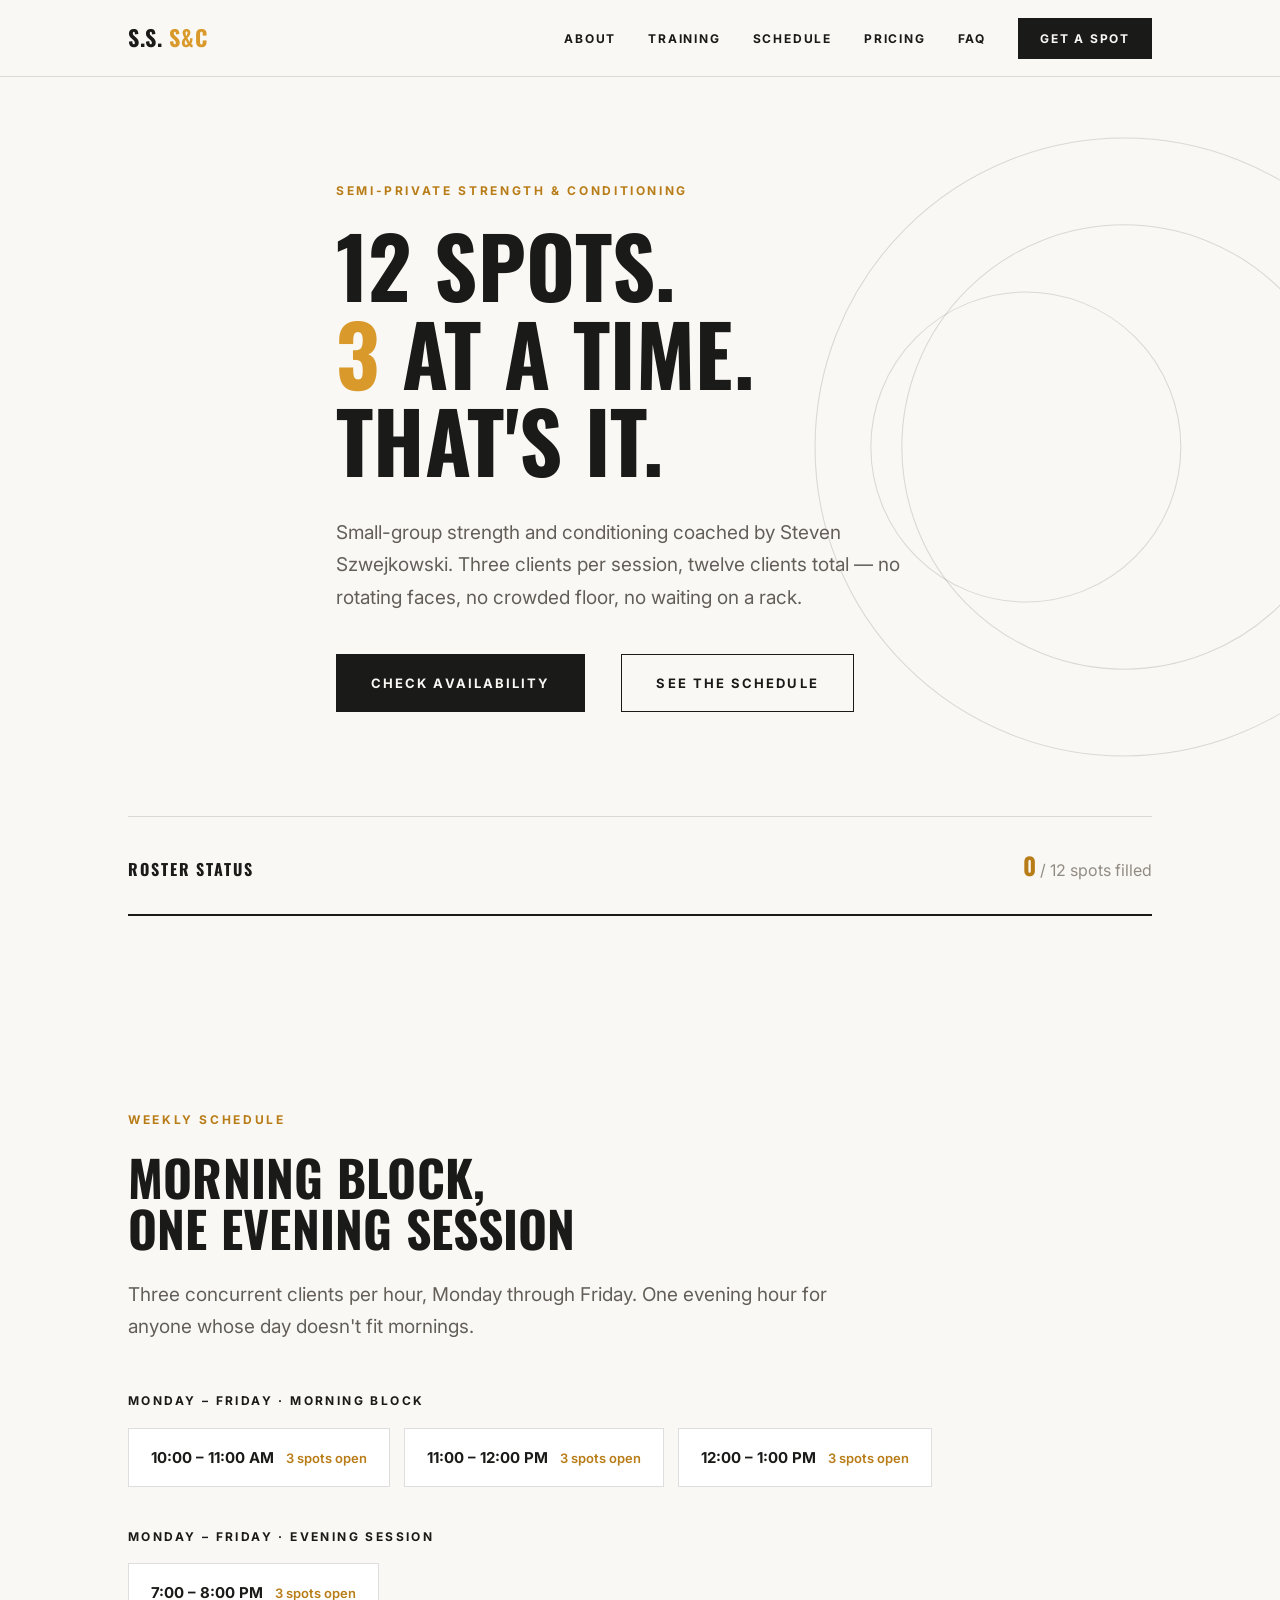
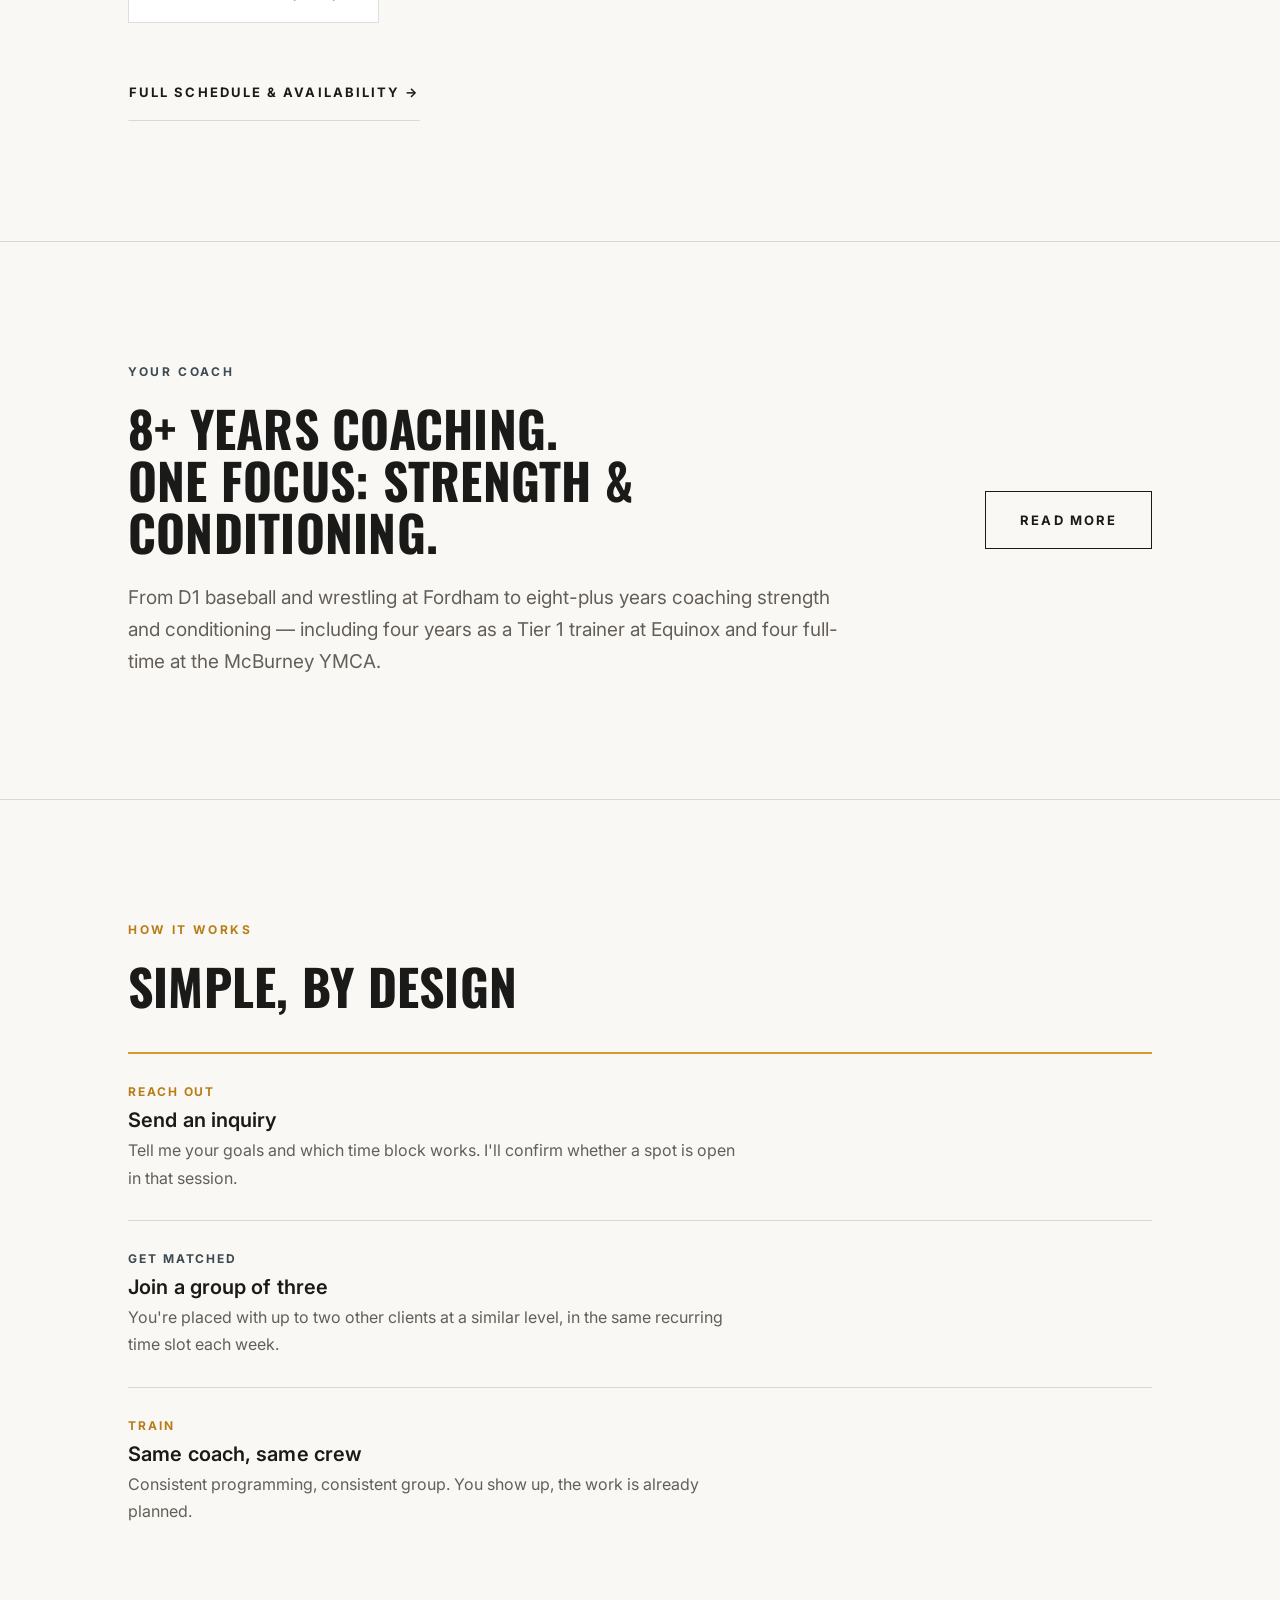
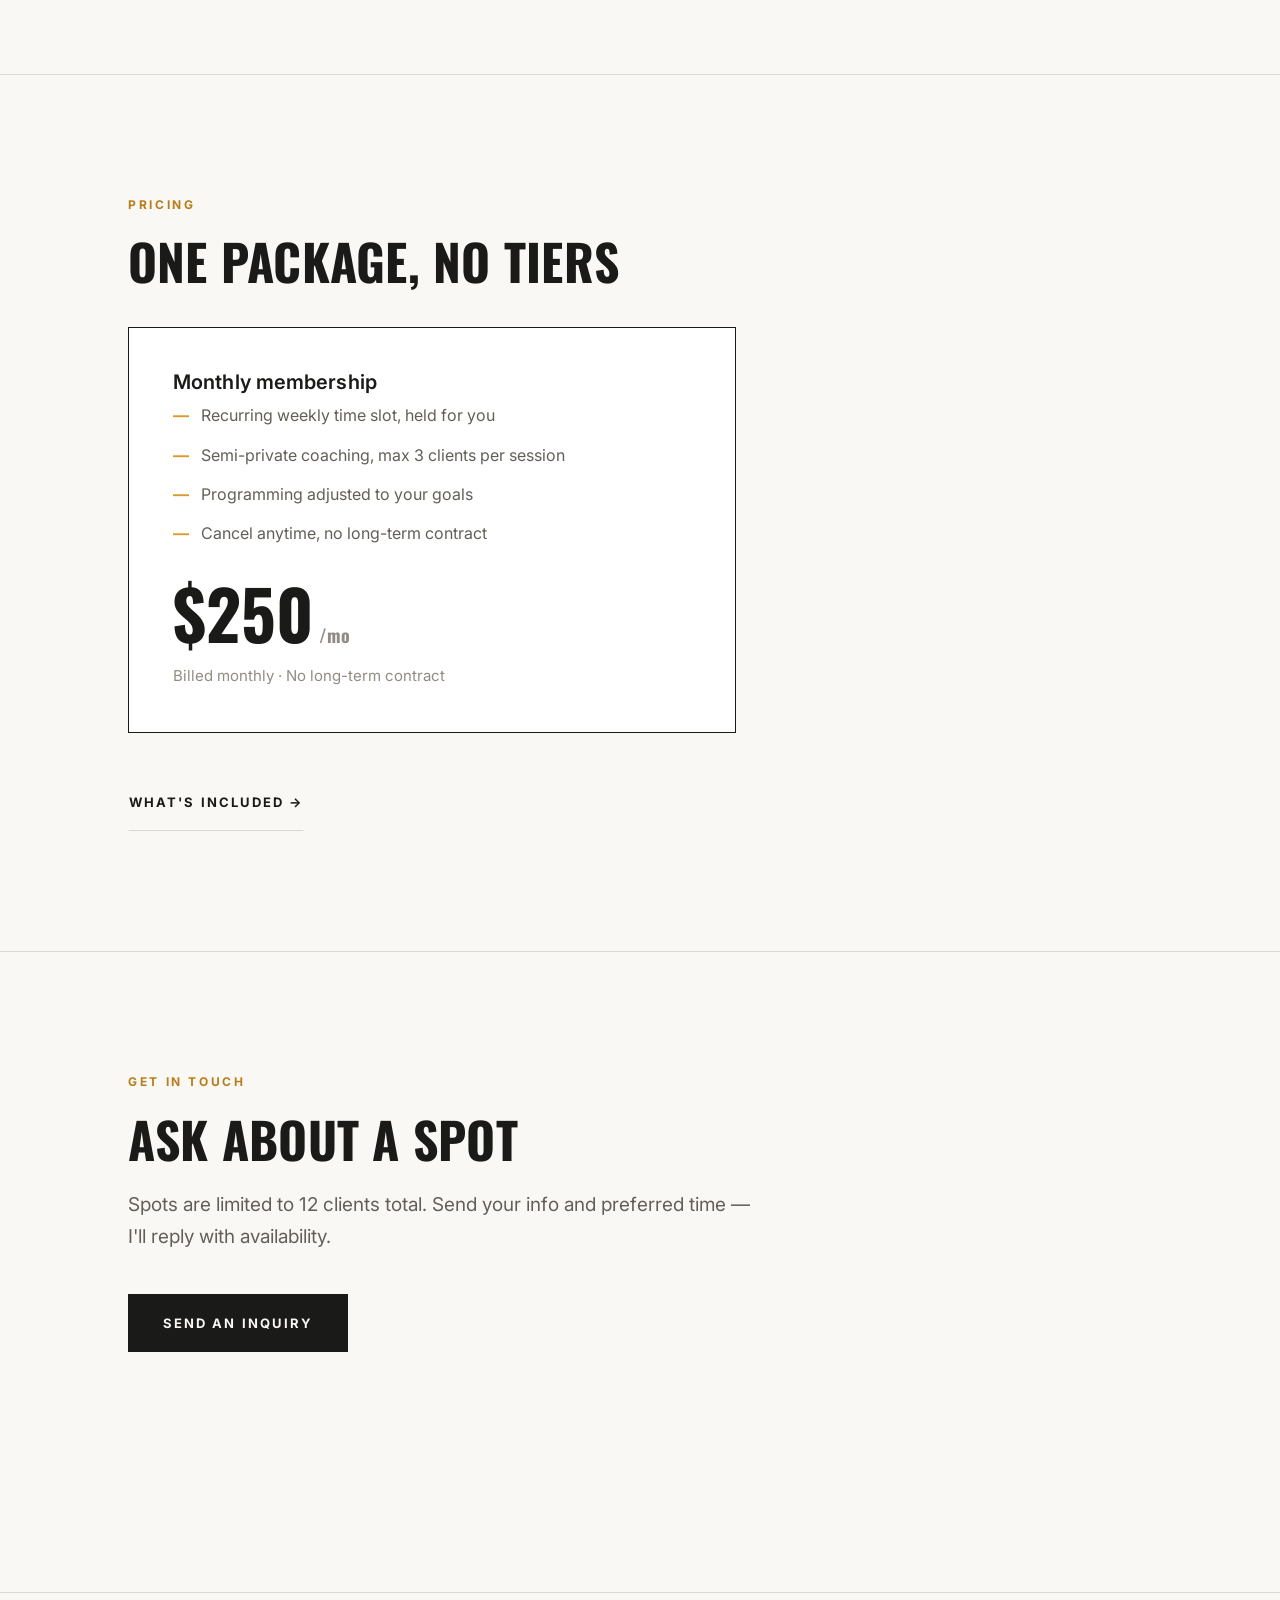
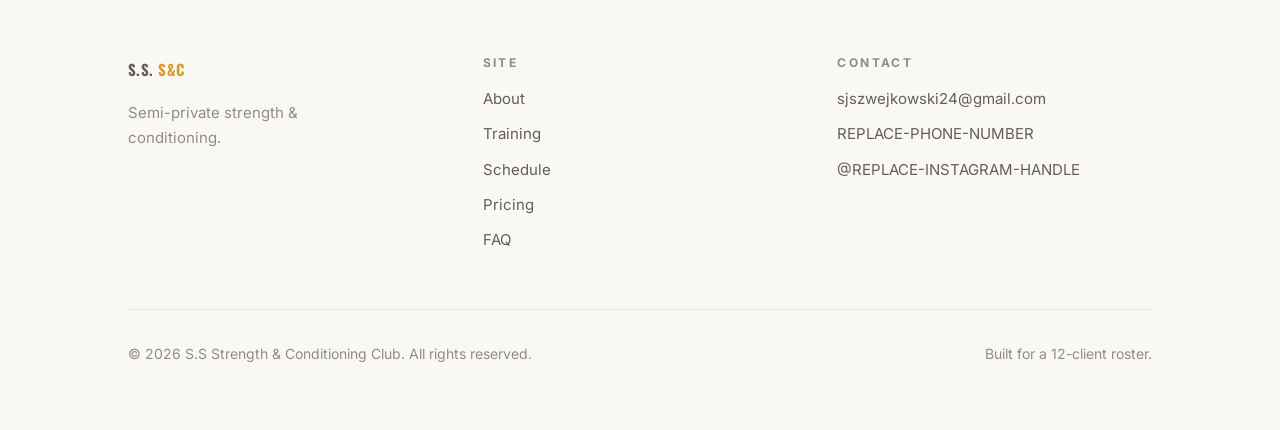
<file: index.html>
<!DOCTYPE html>
<html lang="en">
<head>
<meta charset="UTF-8">
<meta name="viewport" content="width=device-width, initial-scale=1">
<title>S.S Strength &amp; Conditioning Club — Semi-Private Coaching</title>
<meta name="description" content="Semi-private strength and conditioning coaching. Three clients per session, twelve clients total. Same coach, same crew, every week.">
<meta property="og:title" content="S.S Strength &amp; Conditioning Club — Semi-Private Coaching">
<meta property="og:description" content="Three clients per session, twelve clients total. No rotating faces, no crowded floor.">
<meta property="og:type" content="website">
<meta property="og:image" content="/assets/img/og-image.jpg">
<link rel="icon" href="/assets/img/favicon.ico">
<link rel="preconnect" href="https://fonts.googleapis.com">
<link rel="preconnect" href="https://fonts.gstatic.com" crossorigin>
<link href="https://fonts.googleapis.com/css2?family=Oswald:wght@500;700&family=Inter:wght@400;600;700&display=swap" rel="stylesheet">
<link rel="stylesheet" href="/css/styles.css">
<script>document.documentElement.classList.add('js');</script>

</head>
<body>

<a class="skip-link" href="#main">Skip to content</a>

<!-- ========================= HEADER ========================= -->
<header class="header">
  <div class="wrap header__inner">
    <a href="/index.html" class="logo" title="S.S Strength &amp; Conditioning Club">S.S.<span> S&amp;C</span></a>

    <nav class="nav" aria-label="Main">
      <ul class="nav__list">
        <li><a class="nav__link" href="/about.html">About</a></li>
        <li><a class="nav__link" href="/training.html">Training</a></li>
        <li><a class="nav__link" href="/schedule.html">Schedule</a></li>
        <li><a class="nav__link" href="/pricing.html">Pricing</a></li>
        <li><a class="nav__link" href="/faq.html">FAQ</a></li>
        <li><a class="nav__cta" href="/contact.html" data-roster-cta>Get a Spot</a></li>
      </ul>
    </nav>

    <button class="nav-toggle" aria-label="Open menu" aria-expanded="false" aria-controls="mobile-nav">
      <svg width="24" height="24" fill="none" stroke="currentColor" stroke-width="1.75" viewBox="0 0 24 24" aria-hidden="true">
        <path stroke-linecap="round" d="M3 6h18M3 12h18M3 18h18"/>
      </svg>
    </button>
  </div>

  <div class="mobile-nav" id="mobile-nav" hidden>
    <div class="wrap">
      <ul class="mobile-nav__list">
        <li><a href="/about.html">About</a></li>
        <li><a href="/training.html">Training</a></li>
        <li><a href="/schedule.html">Schedule</a></li>
        <li><a href="/pricing.html">Pricing</a></li>
        <li><a href="/faq.html">FAQ</a></li>
        <li><a href="/contact.html">Get a Spot</a></li>
      </ul>
    </div>
  </div>
</header>

<main id="main">

  <!-- ========================= HERO ========================= -->
  <section class="hero">
    <svg class="hero__deco" viewBox="0 0 600 600" fill="none" aria-hidden="true">
      <circle cx="300" cy="300" r="299" stroke="currentColor"/>
      <circle cx="300" cy="300" r="215" stroke="currentColor"/>
      <circle cx="205" cy="300" r="150" stroke="currentColor"/>
    </svg>

    <div class="wrap hero__inner reveal">
      <span class="eyebrow">Semi-Private Strength &amp; Conditioning</span>
      <h1>
        <span data-roster-total>12</span> Spots.<br>
        <span class="text-amber">3</span> At A Time.<br>
        That's It.
      </h1>
      <p class="lede">
        Small-group strength and conditioning coached by Steven Szwejkowski.
        Three clients per session, twelve clients total — no rotating faces, no crowded floor,
        no waiting on a rack.
      </p>
      <div class="btn-row">
        <a class="btn btn--solid" href="/contact.html" data-roster-cta>Check Availability</a>
        <a class="btn btn--outline" href="/schedule.html">See the Schedule</a>
      </div>
    </div>
  </section>

  <!-- ========================= ROSTER STATUS ========================= -->
  <section class="wrap section--tight" style="padding-top:0">
    <div class="statbar reveal">
      <span class="statbar__label">Roster Status</span>
      <span class="statbar__value" data-roster>7 / 12 spots filled</span>
    </div>
  </section>

  <!-- ========================= SCHEDULE PREVIEW ========================= -->
  <section class="wrap section">
    <div class="reveal">
      <span class="eyebrow">Weekly Schedule</span>
      <h2>Morning Block,<br>One Evening Session</h2>
      <p class="lede">
        Three concurrent clients per hour, Monday through Friday. One evening hour
        for anyone whose day doesn't fit mornings.
      </p>
    </div>

    <div data-schedule style="margin-top:3rem" class="reveal"></div>

    <div class="btn-row">
      <a class="btn btn--ghost" href="/schedule.html">Full schedule &amp; availability →</a>
    </div>
  </section>

  <hr class="rule">

  <!-- ========================= COACH TEASER ========================= -->
  <section class="wrap section">
    <div class="split reveal">
      <div>
        <span class="eyebrow eyebrow--slate">Your Coach</span>
        <h2>8+ Years Coaching.<br>One Focus: Strength &amp; Conditioning.</h2>
        <p class="lede">
          From D1 baseball and wrestling at Fordham to eight-plus years coaching strength
          and conditioning — including four years as a Tier 1 trainer at Equinox and four
          full-time at the McBurney YMCA.
        </p>
      </div>
      <a class="btn btn--outline" href="/about.html">Read More</a>
    </div>
  </section>

  <hr class="rule">

  <!-- ========================= HOW IT WORKS ========================= -->
  <section class="wrap section">
    <div class="reveal">
      <span class="eyebrow">How It Works</span>
      <h2>Simple, By Design</h2>
    </div>

    <div class="steps reveal" style="margin-top:2.5rem">
      <div class="step">
        <p class="step__tag">Reach out</p>
        <h3>Send an inquiry</h3>
        <p>Tell me your goals and which time block works. I'll confirm whether a spot is open in that session.</p>
      </div>
      <div class="step">
        <p class="step__tag">Get matched</p>
        <h3>Join a group of three</h3>
        <p>You're placed with up to two other clients at a similar level, in the same recurring time slot each week.</p>
      </div>
      <div class="step">
        <p class="step__tag">Train</p>
        <h3>Same coach, same crew</h3>
        <p>Consistent programming, consistent group. You show up, the work is already planned.</p>
      </div>
    </div>
  </section>

  <hr class="rule">

  <!-- ========================= PRICING TEASER ========================= -->
  <section class="wrap section">
    <div class="reveal">
      <span class="eyebrow">Pricing</span>
      <h2>One Package, No Tiers</h2>
    </div>

    <div class="card card--feature reveal" style="margin-top:2.5rem;max-width:38rem">
      <h3>Monthly membership</h3>
      <ul class="check-list" data-price-includes></ul>
      <div class="price">
        <span class="price__amount" data-price>$250</span>
        <span class="price__period" data-price-period>/mo</span>
      </div>
      <p class="muted" style="margin-top:0.75rem" data-price-note></p>
    </div>

    <div class="btn-row">
      <a class="btn btn--ghost" href="/pricing.html">What's included →</a>
    </div>
  </section>

  <hr class="rule">

  <!-- ========================= CTA ========================= -->
  <section class="wrap section">
    <div class="reveal" style="max-width:40rem">
      <span class="eyebrow">Get In Touch</span>
      <h2>Ask About a Spot</h2>
      <p class="lede">
        Spots are limited to <span data-roster-total>12</span> clients total. Send your info
        and preferred time — I'll reply with availability.
      </p>
      <div class="btn-row">
        <a class="btn btn--solid" href="/contact.html" data-roster-cta>Send an Inquiry</a>
      </div>
    </div>
  </section>

</main>

<!-- ========================= FOOTER ========================= -->
<footer class="footer">
  <div class="wrap">
    <div class="footer__grid">
      <div class="footer__col">
        <a href="/index.html" class="logo" title="S.S Strength &amp; Conditioning Club">S.S.<span> S&amp;C</span></a>
        <p class="muted" style="margin-top:1rem;max-width:24ch">
          Semi-private strength &amp; conditioning.
        </p>
      </div>
      <div class="footer__col">
        <h4>Site</h4>
        <ul>
          <li><a href="/about.html">About</a></li>
          <li><a href="/training.html">Training</a></li>
          <li><a href="/schedule.html">Schedule</a></li>
          <li><a href="/pricing.html">Pricing</a></li>
          <li><a href="/faq.html">FAQ</a></li>
        </ul>
      </div>
      <div class="footer__col">
        <h4>Contact</h4>
        <ul>
          <li><a href="#" data-email>email</a></li>
          <li><a href="#" data-phone>phone</a></li>
          <li><a href="#" data-instagram>@handle</a></li>
        </ul>
      </div>
    </div>
    <div class="footer__base">
      <span>&copy; <span data-year>2026</span> S.S Strength & Conditioning Club. All rights reserved.</span>
      <span>Built for a <span data-roster-total>12</span>-client roster.</span>
    </div>
  </div>
</footer>

<script src="/js/config.js"></script>
<script src="/js/main.js"></script>
</body>
</html>
</file>
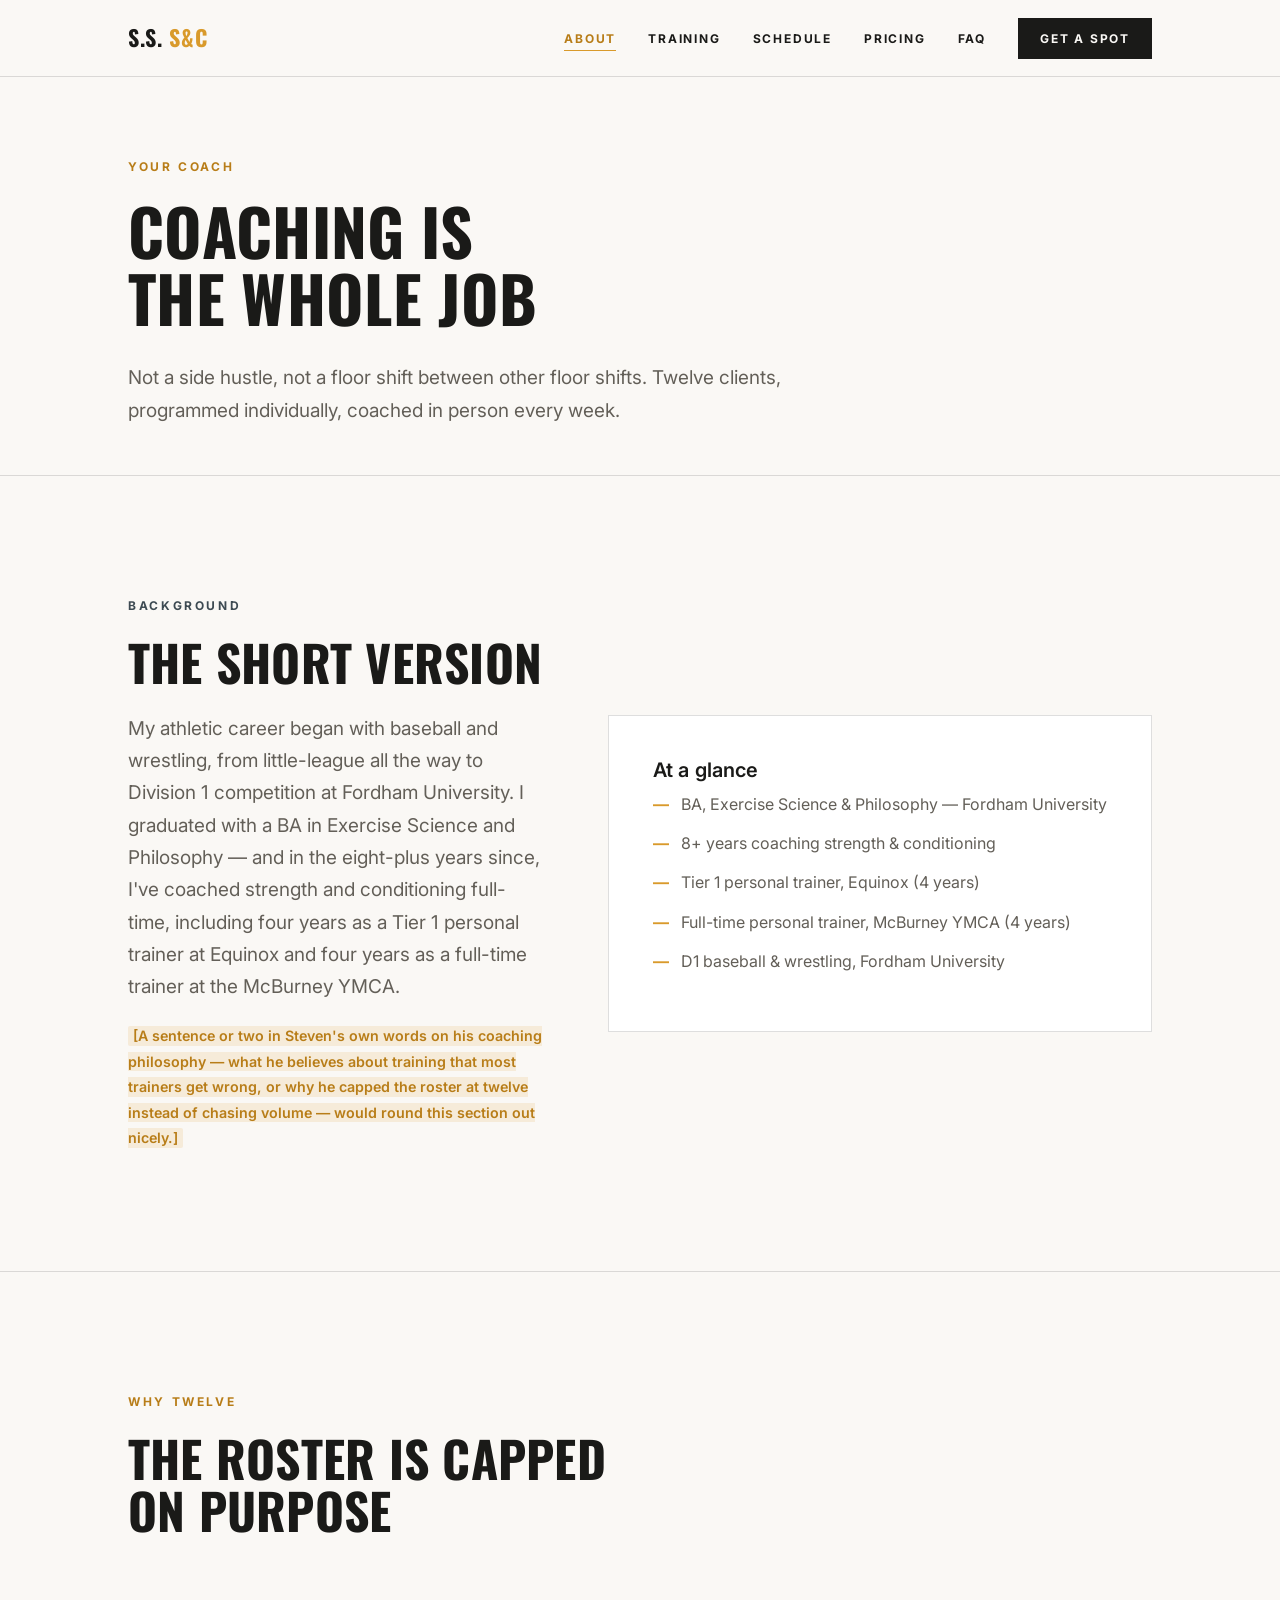
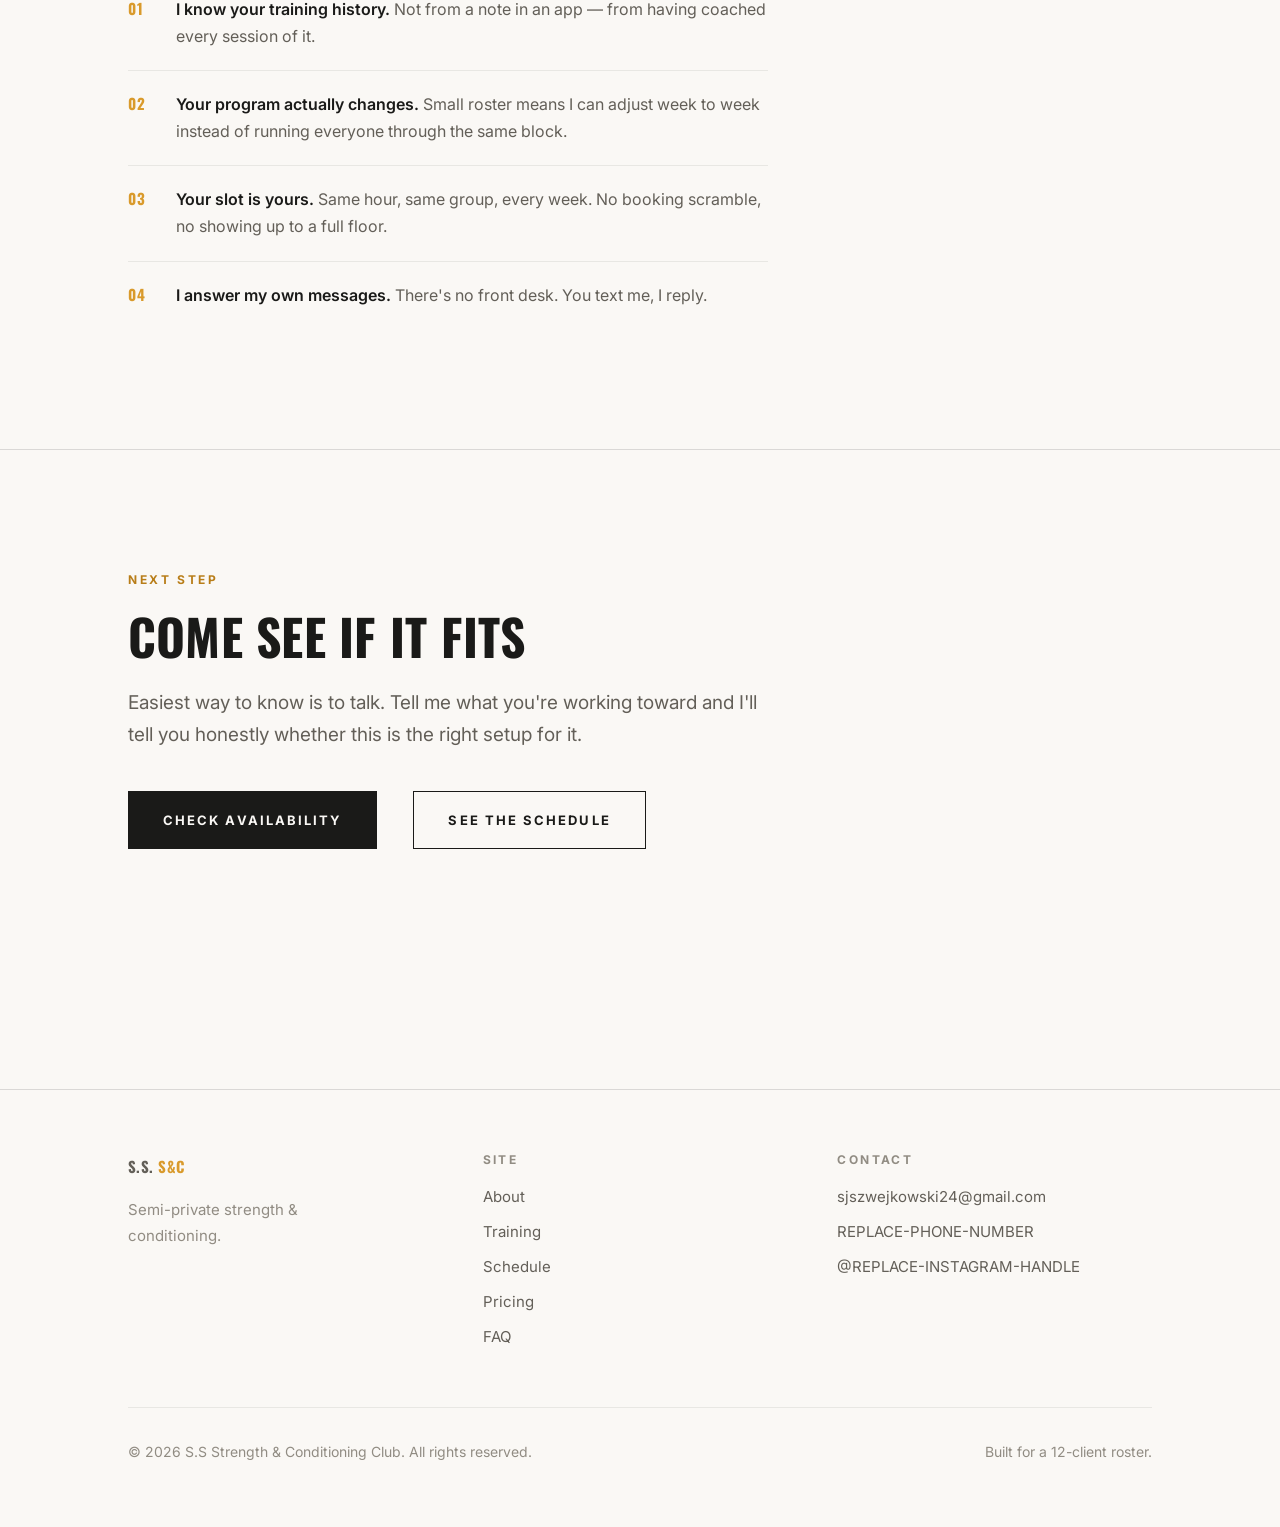
<file: about.html>
<!DOCTYPE html>
<html lang="en">
<head>
<meta charset="UTF-8">
<meta name="viewport" content="width=device-width, initial-scale=1">
<title>About — S.S Strength & Conditioning Club</title>
<meta name="description" content="Meet the coach behind S.S Strength & Conditioning Club. Background, credentials, and the reasoning behind a twelve-client roster.">
<meta property="og:title" content="About — S.S Strength & Conditioning Club">
<meta property="og:description" content="Meet the coach behind S.S Strength & Conditioning Club. Background, credentials, and the reasoning behind a twelve-client roster.">
<meta property="og:type" content="website">
<meta property="og:image" content="/assets/img/og-image.jpg">
<link rel="icon" href="/assets/img/favicon.ico">
<link rel="preconnect" href="https://fonts.googleapis.com">
<link rel="preconnect" href="https://fonts.gstatic.com" crossorigin>
<link href="https://fonts.googleapis.com/css2?family=Oswald:wght@500;700&family=Inter:wght@400;600;700&display=swap" rel="stylesheet">
<link rel="stylesheet" href="/css/styles.css">
<script>document.documentElement.classList.add('js');</script>

</head>
<body>

<a class="skip-link" href="#main">Skip to content</a>

<header class="header">
  <div class="wrap header__inner">
    <a href="/index.html" class="logo" title="S.S Strength &amp; Conditioning Club">S.S.<span> S&amp;C</span></a>

    <nav class="nav" aria-label="Main">
      <ul class="nav__list">
        <li><a class="nav__link" href="/about.html">About</a></li>
        <li><a class="nav__link" href="/training.html">Training</a></li>
        <li><a class="nav__link" href="/schedule.html">Schedule</a></li>
        <li><a class="nav__link" href="/pricing.html">Pricing</a></li>
        <li><a class="nav__link" href="/faq.html">FAQ</a></li>
        <li><a class="nav__cta" href="/contact.html" data-roster-cta>Get a Spot</a></li>
      </ul>
    </nav>

    <button class="nav-toggle" aria-label="Open menu" aria-expanded="false" aria-controls="mobile-nav">
      <svg width="24" height="24" fill="none" stroke="currentColor" stroke-width="1.75" viewBox="0 0 24 24" aria-hidden="true">
        <path stroke-linecap="round" d="M3 6h18M3 12h18M3 18h18"/>
      </svg>
    </button>
  </div>

  <div class="mobile-nav" id="mobile-nav" hidden>
    <div class="wrap">
      <ul class="mobile-nav__list">
        <li><a href="/about.html">About</a></li>
        <li><a href="/training.html">Training</a></li>
        <li><a href="/schedule.html">Schedule</a></li>
        <li><a href="/pricing.html">Pricing</a></li>
        <li><a href="/faq.html">FAQ</a></li>
        <li><a href="/contact.html">Get a Spot</a></li>
      </ul>
    </div>
  </div>
</header>

<main id="main">

  <section class="page-head">
    <div class="wrap">
      <span class="eyebrow">Your Coach</span>
      <h1>Coaching Is<br>The Whole Job</h1>
      <p class="lede">Not a side hustle, not a floor shift between other floor shifts. Twelve clients, programmed individually, coached in person every week.</p>
    </div>
  </section>

  <section class="wrap section">
    <div class="split reveal">
      <div>
        <span class="eyebrow eyebrow--slate">Background</span>
        <h2>The Short Version</h2>
        <p class="lede">
          My athletic career began with baseball and wrestling, from little-league all the
          way to Division 1 competition at Fordham University. I graduated with a BA in
          Exercise Science and Philosophy — and in the eight-plus years since, I've coached
          strength and conditioning full-time, including four years as a Tier 1 personal
          trainer at Equinox and four years as a full-time trainer at the McBurney YMCA.
        </p>
        <p class="muted">
          <span class="placeholder">[A sentence or two in Steven's own words on his coaching
          philosophy — what he believes about training that most trainers get wrong, or why
          he capped the roster at twelve instead of chasing volume — would round this section
          out nicely.]</span>
        </p>
      </div>
      <div class="card" style="min-width:min(100%,17rem)">
        <h3>At a glance</h3>
        <ul class="check-list" style="margin-bottom:0">
          <li>BA, Exercise Science &amp; Philosophy — Fordham University</li>
          <li>8+ years coaching strength &amp; conditioning</li>
          <li>Tier 1 personal trainer, Equinox (4 years)</li>
          <li>Full-time personal trainer, McBurney YMCA (4 years)</li>
          <li>D1 baseball &amp; wrestling, Fordham University</li>
        </ul>
      </div>
    </div>
  </section>

  <hr class="rule">

  <section class="wrap section">
    <div class="reveal">
      <span class="eyebrow">Why Twelve</span>
      <h2>The Roster Is Capped<br>On Purpose</h2>
    </div>
    <ol class="numbered reveal" style="margin-top:2.5rem;max-width:64ch">
      <li><strong>I know your training history.</strong> Not from a note in an app — from
          having coached every session of it.</li>
      <li><strong>Your program actually changes.</strong> Small roster means I can adjust
          week to week instead of running everyone through the same block.</li>
      <li><strong>Your slot is yours.</strong> Same hour, same group, every week. No booking
          scramble, no showing up to a full floor.</li>
      <li><strong>I answer my own messages.</strong> There's no front desk. You text me,
          I reply.</li>
    </ol>
  </section>

  <hr class="rule">

  <section class="wrap section">
    <div class="reveal" style="max-width:40rem">
      <span class="eyebrow">Next Step</span>
      <h2>Come See If It Fits</h2>
      <p class="lede">Easiest way to know is to talk. Tell me what you're working toward and I'll tell you honestly whether this is the right setup for it.</p>
      <div class="btn-row">
        <a class="btn btn--solid" href="/contact.html" data-roster-cta>Check Availability</a>
        <a class="btn btn--outline" href="/schedule.html">See the Schedule</a>
      </div>
    </div>
  </section>

</main>

<footer class="footer">
  <div class="wrap">
    <div class="footer__grid">
      <div class="footer__col">
        <a href="/index.html" class="logo" title="S.S Strength &amp; Conditioning Club">S.S.<span> S&amp;C</span></a>
        <p class="muted" style="margin-top:1rem;max-width:24ch">
          Semi-private strength &amp; conditioning.
        </p>
      </div>
      <div class="footer__col">
        <h4>Site</h4>
        <ul>
          <li><a href="/about.html">About</a></li>
          <li><a href="/training.html">Training</a></li>
          <li><a href="/schedule.html">Schedule</a></li>
          <li><a href="/pricing.html">Pricing</a></li>
          <li><a href="/faq.html">FAQ</a></li>
        </ul>
      </div>
      <div class="footer__col">
        <h4>Contact</h4>
        <ul>
          <li><a href="#" data-email>email</a></li>
          <li><a href="#" data-phone>phone</a></li>
          <li><a href="#" data-instagram>@handle</a></li>
        </ul>
      </div>
    </div>
    <div class="footer__base">
      <span>&copy; <span data-year>2026</span> S.S Strength & Conditioning Club. All rights reserved.</span>
      <span>Built for a <span data-roster-total>12</span>-client roster.</span>
    </div>
  </div>
</footer>

<script src="/js/config.js"></script>
<script src="/js/main.js"></script>
</body>
</html>
</file>
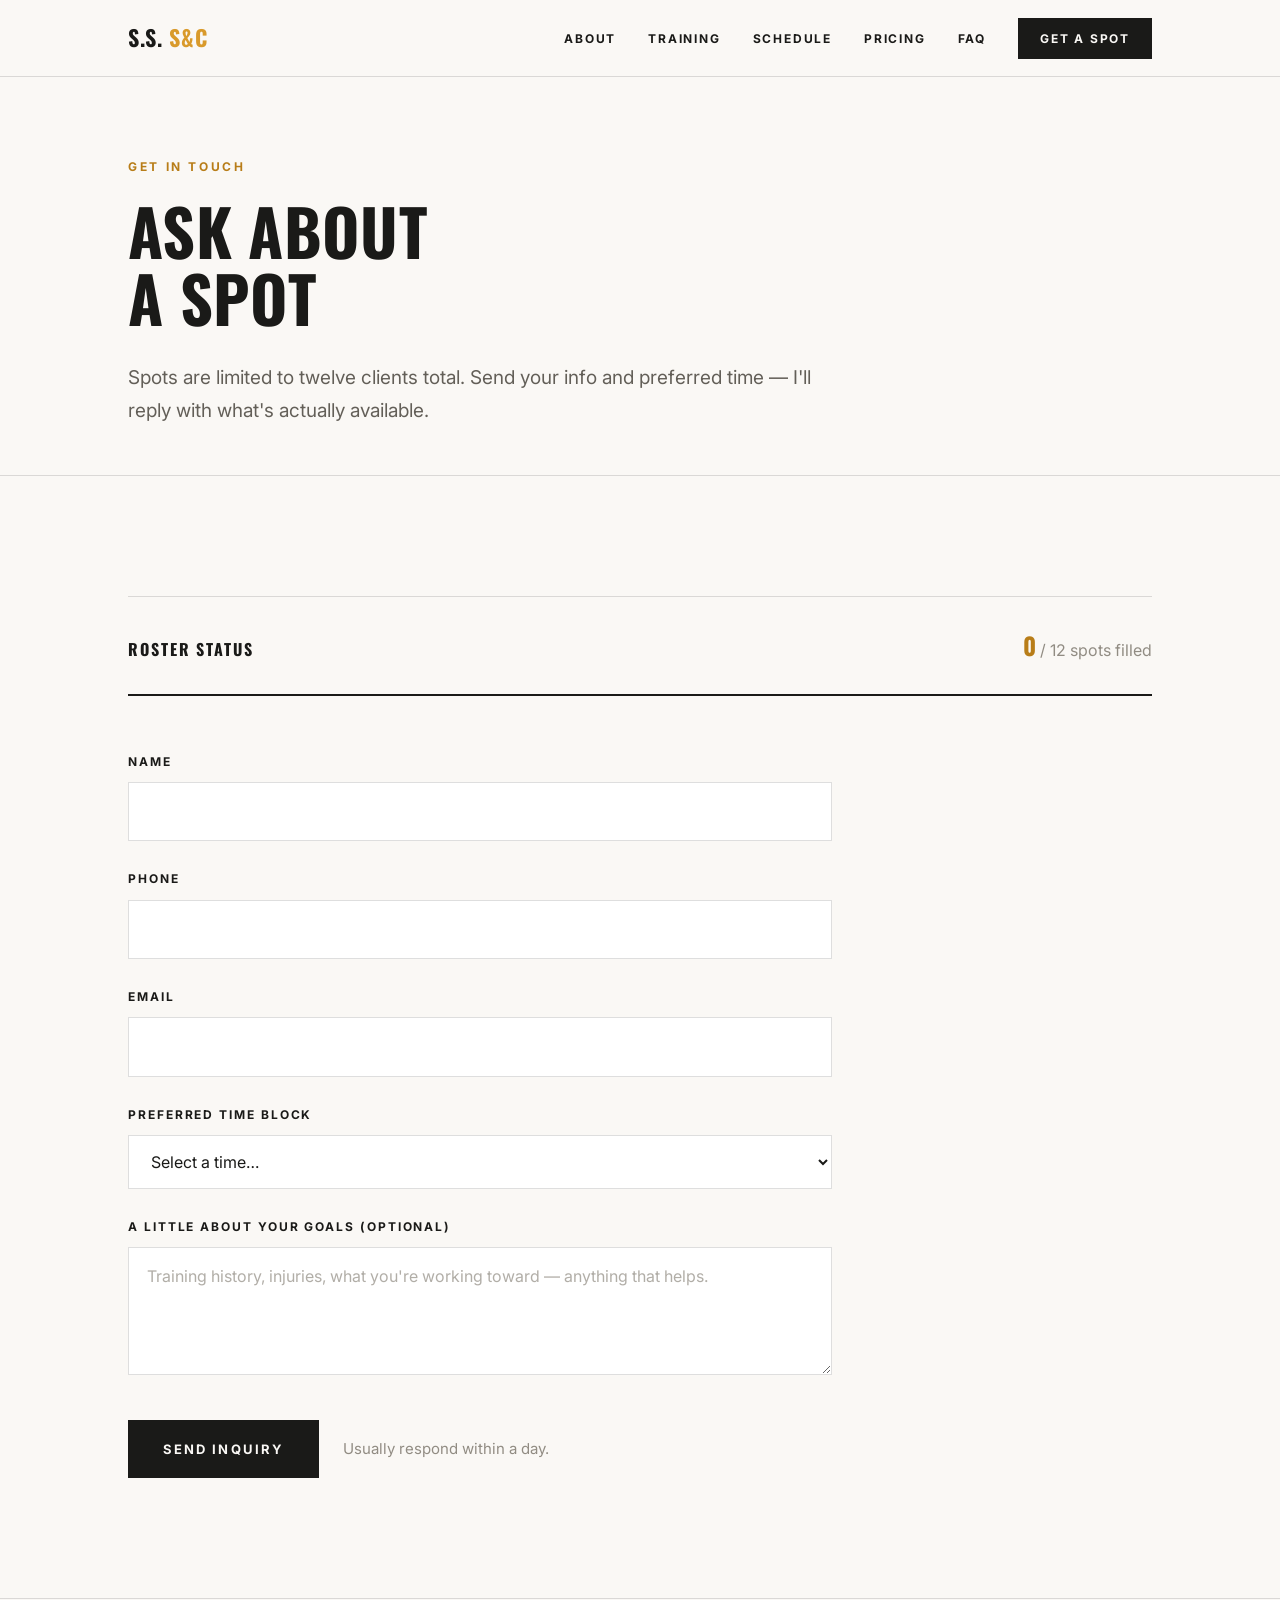
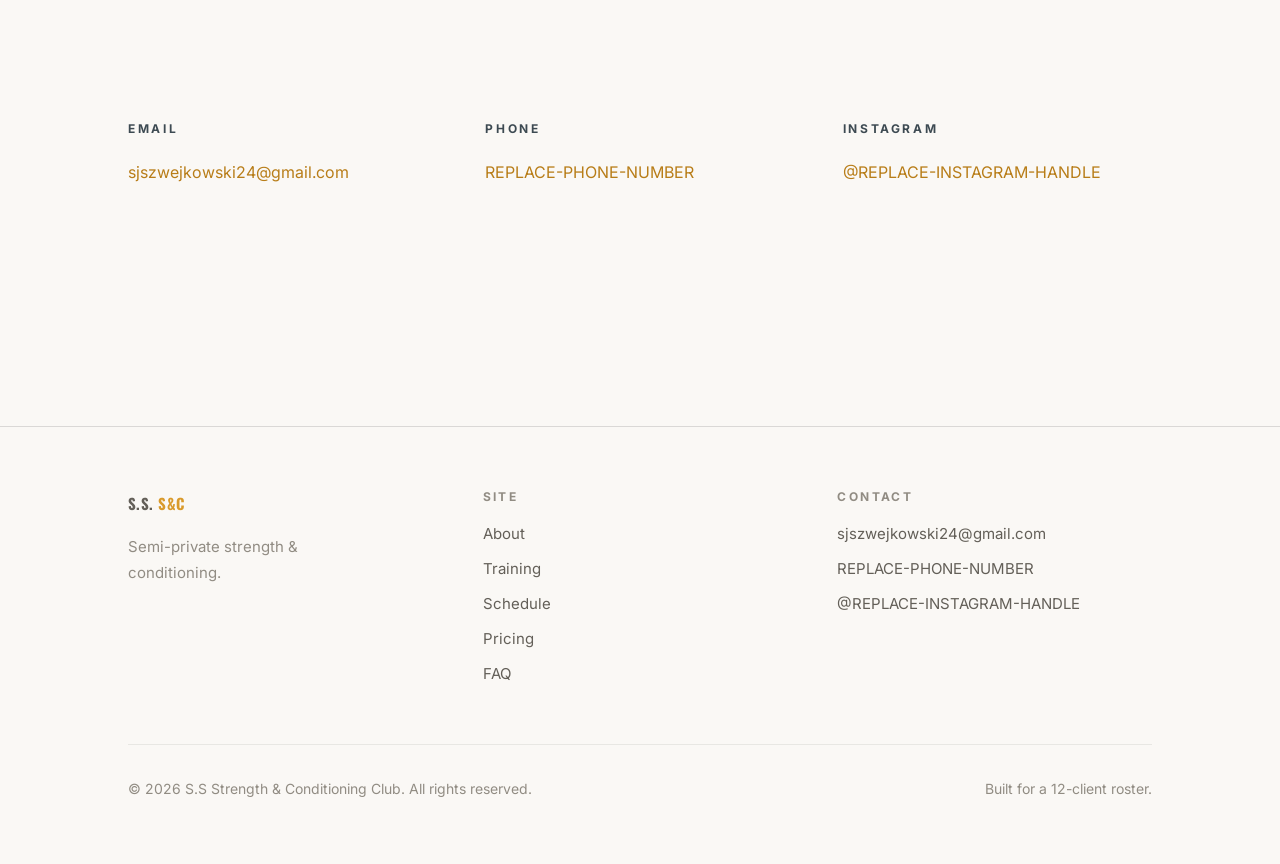
<file: contact.html>
<!DOCTYPE html>
<html lang="en">
<head>
<meta charset="UTF-8">
<meta name="viewport" content="width=device-width, initial-scale=1">
<title>Contact — S.S Strength & Conditioning Club</title>
<meta name="description" content="Ask about a spot. Send your goals and preferred training time and get a reply with current availability.">
<meta property="og:title" content="Contact — S.S Strength & Conditioning Club">
<meta property="og:description" content="Ask about a spot. Send your goals and preferred training time and get a reply with current availability.">
<meta property="og:type" content="website">
<meta property="og:image" content="/assets/img/og-image.jpg">
<link rel="icon" href="/assets/img/favicon.ico">
<link rel="preconnect" href="https://fonts.googleapis.com">
<link rel="preconnect" href="https://fonts.gstatic.com" crossorigin>
<link href="https://fonts.googleapis.com/css2?family=Oswald:wght@500;700&family=Inter:wght@400;600;700&display=swap" rel="stylesheet">
<link rel="stylesheet" href="/css/styles.css">
<script>document.documentElement.classList.add('js');</script>

</head>
<body>

<a class="skip-link" href="#main">Skip to content</a>

<header class="header">
  <div class="wrap header__inner">
    <a href="/index.html" class="logo" title="S.S Strength &amp; Conditioning Club">S.S.<span> S&amp;C</span></a>

    <nav class="nav" aria-label="Main">
      <ul class="nav__list">
        <li><a class="nav__link" href="/about.html">About</a></li>
        <li><a class="nav__link" href="/training.html">Training</a></li>
        <li><a class="nav__link" href="/schedule.html">Schedule</a></li>
        <li><a class="nav__link" href="/pricing.html">Pricing</a></li>
        <li><a class="nav__link" href="/faq.html">FAQ</a></li>
        <li><a class="nav__cta" href="/contact.html" data-roster-cta>Get a Spot</a></li>
      </ul>
    </nav>

    <button class="nav-toggle" aria-label="Open menu" aria-expanded="false" aria-controls="mobile-nav">
      <svg width="24" height="24" fill="none" stroke="currentColor" stroke-width="1.75" viewBox="0 0 24 24" aria-hidden="true">
        <path stroke-linecap="round" d="M3 6h18M3 12h18M3 18h18"/>
      </svg>
    </button>
  </div>

  <div class="mobile-nav" id="mobile-nav" hidden>
    <div class="wrap">
      <ul class="mobile-nav__list">
        <li><a href="/about.html">About</a></li>
        <li><a href="/training.html">Training</a></li>
        <li><a href="/schedule.html">Schedule</a></li>
        <li><a href="/pricing.html">Pricing</a></li>
        <li><a href="/faq.html">FAQ</a></li>
        <li><a href="/contact.html">Get a Spot</a></li>
      </ul>
    </div>
  </div>
</header>

<main id="main">

  <section class="page-head">
    <div class="wrap">
      <span class="eyebrow">Get In Touch</span>
      <h1>Ask About<br>A Spot</h1>
      <p class="lede">Spots are limited to twelve clients total. Send your info and preferred time — I'll reply with what's actually available.</p>
    </div>
  </section>

  <section class="wrap section">
    <div class="statbar reveal" style="margin-bottom:3.5rem">
      <span class="statbar__label">Roster Status</span>
      <span class="statbar__value" data-roster>7 / 12 spots filled</span>
    </div>

    <p class="form__status" data-slot-preselect-note hidden style="margin-bottom:1.75rem"></p>

    <form class="form reveal" data-inquiry-form novalidate>
      <div class="field">
        <label for="name">Name</label>
        <input type="text" id="name" name="name" autocomplete="name" required>
      </div>

      <div class="field">
        <label for="phone">Phone</label>
        <input type="tel" id="phone" name="phone" autocomplete="tel" required>
      </div>

      <div class="field">
        <label for="email">Email</label>
        <input type="email" id="email" name="email" autocomplete="email" required>
      </div>

      <div class="field">
        <label for="slot">Preferred time block</label>
        <select id="slot" name="slot" data-slot-options required>
          <option value="">Select a time…</option>
        </select>
      </div>

      <div class="field">
        <label for="goals">A little about your goals (optional)</label>
        <textarea id="goals" name="goals"
          placeholder="Training history, injuries, what you're working toward — anything that helps."></textarea>
      </div>

      <div class="form__footer">
        <button type="submit" class="btn btn--solid">Send Inquiry</button>
        <span class="muted" data-response-time></span>
      </div>

      <div class="form__status" data-form-status hidden></div>
    </form>
  </section>

  <hr class="rule">

  <section class="wrap section">
    <div class="grid grid--3 reveal">
      <div>
        <span class="eyebrow eyebrow--slate">Email</span>
        <p><a href="#" data-email>email</a></p>
      </div>
      <div>
        <span class="eyebrow eyebrow--slate">Phone</span>
        <p><a href="#" data-phone>phone</a></p>
      </div>
      <div>
        <span class="eyebrow eyebrow--slate">Instagram</span>
        <p><a href="#" data-instagram>@handle</a></p>
      </div>
    </div>
  </section>

</main>

<footer class="footer">
  <div class="wrap">
    <div class="footer__grid">
      <div class="footer__col">
        <a href="/index.html" class="logo" title="S.S Strength &amp; Conditioning Club">S.S.<span> S&amp;C</span></a>
        <p class="muted" style="margin-top:1rem;max-width:24ch">
          Semi-private strength &amp; conditioning.
        </p>
      </div>
      <div class="footer__col">
        <h4>Site</h4>
        <ul>
          <li><a href="/about.html">About</a></li>
          <li><a href="/training.html">Training</a></li>
          <li><a href="/schedule.html">Schedule</a></li>
          <li><a href="/pricing.html">Pricing</a></li>
          <li><a href="/faq.html">FAQ</a></li>
        </ul>
      </div>
      <div class="footer__col">
        <h4>Contact</h4>
        <ul>
          <li><a href="#" data-email>email</a></li>
          <li><a href="#" data-phone>phone</a></li>
          <li><a href="#" data-instagram>@handle</a></li>
        </ul>
      </div>
    </div>
    <div class="footer__base">
      <span>&copy; <span data-year>2026</span> S.S Strength & Conditioning Club. All rights reserved.</span>
      <span>Built for a <span data-roster-total>12</span>-client roster.</span>
    </div>
  </div>
</footer>

<script src="/js/config.js"></script>
<script src="/js/main.js"></script>
</body>
</html>
</file>
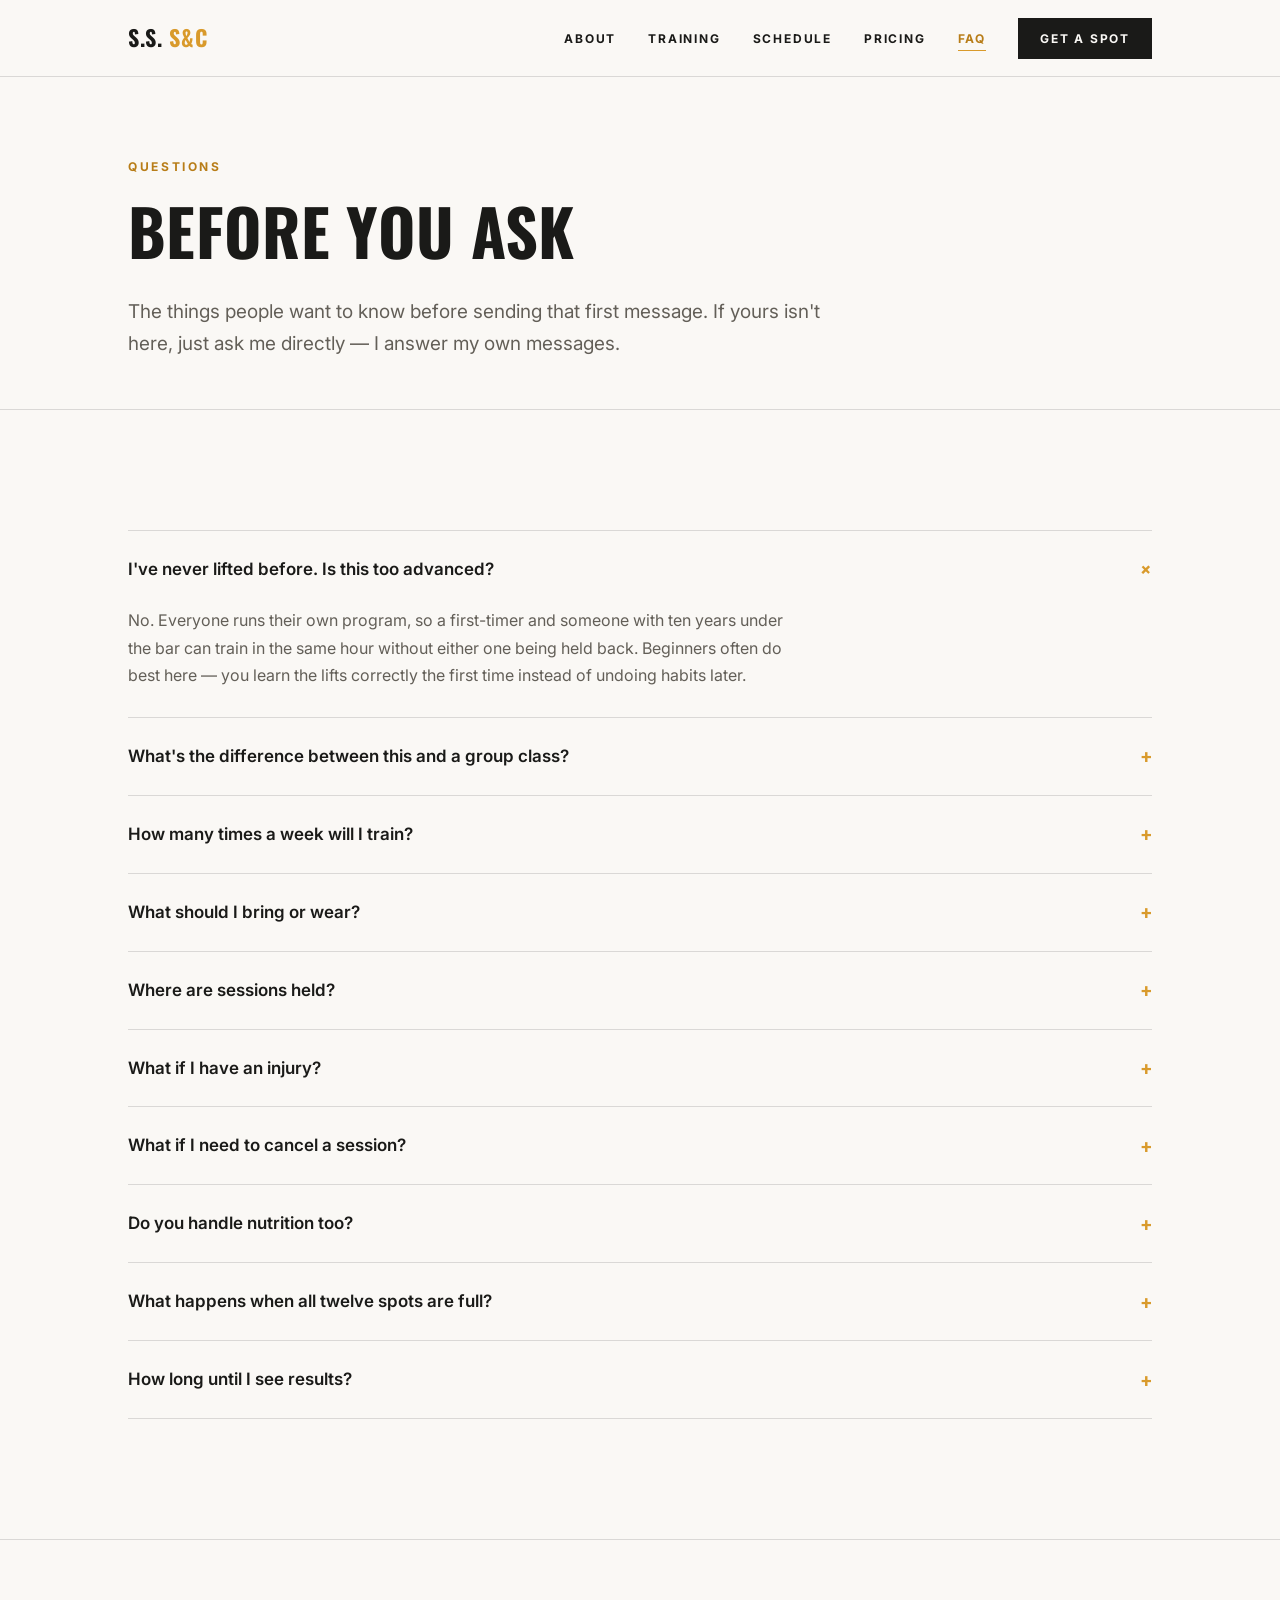
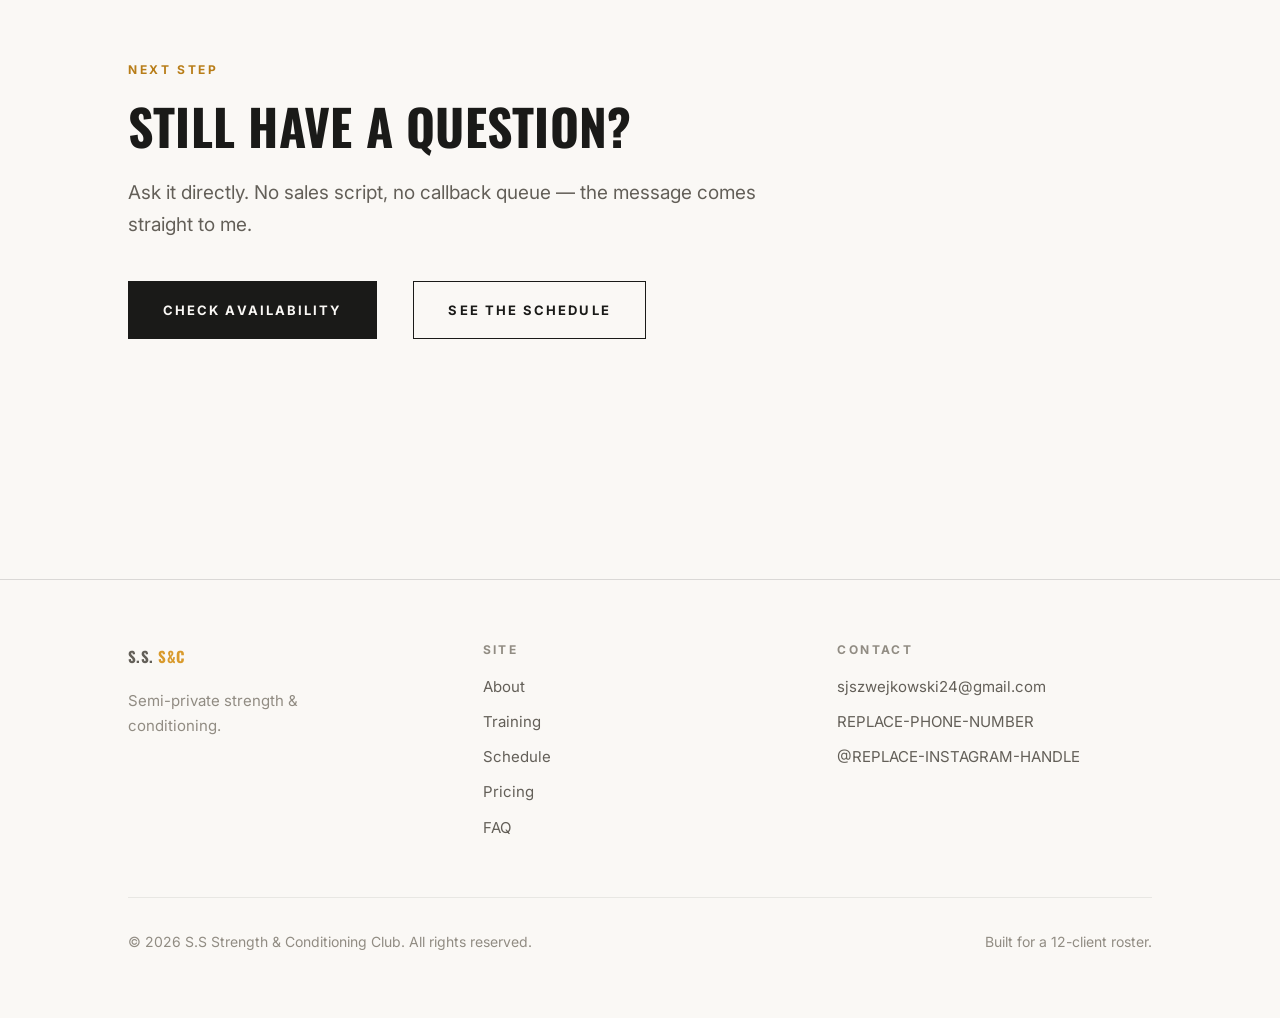
<file: faq.html>
<!DOCTYPE html>
<html lang="en">
<head>
<meta charset="UTF-8">
<meta name="viewport" content="width=device-width, initial-scale=1">
<title>FAQ — S.S Strength & Conditioning Club</title>
<meta name="description" content="Common questions about semi-private training: experience level, what to bring, scheduling, and cancellation.">
<meta property="og:title" content="FAQ — S.S Strength & Conditioning Club">
<meta property="og:description" content="Common questions about semi-private training: experience level, what to bring, scheduling, and cancellation.">
<meta property="og:type" content="website">
<meta property="og:image" content="/assets/img/og-image.jpg">
<link rel="icon" href="/assets/img/favicon.ico">
<link rel="preconnect" href="https://fonts.googleapis.com">
<link rel="preconnect" href="https://fonts.gstatic.com" crossorigin>
<link href="https://fonts.googleapis.com/css2?family=Oswald:wght@500;700&family=Inter:wght@400;600;700&display=swap" rel="stylesheet">
<link rel="stylesheet" href="/css/styles.css">
<script>document.documentElement.classList.add('js');</script>

</head>
<body>

<a class="skip-link" href="#main">Skip to content</a>

<header class="header">
  <div class="wrap header__inner">
    <a href="/index.html" class="logo" title="S.S Strength &amp; Conditioning Club">S.S.<span> S&amp;C</span></a>

    <nav class="nav" aria-label="Main">
      <ul class="nav__list">
        <li><a class="nav__link" href="/about.html">About</a></li>
        <li><a class="nav__link" href="/training.html">Training</a></li>
        <li><a class="nav__link" href="/schedule.html">Schedule</a></li>
        <li><a class="nav__link" href="/pricing.html">Pricing</a></li>
        <li><a class="nav__link" href="/faq.html">FAQ</a></li>
        <li><a class="nav__cta" href="/contact.html" data-roster-cta>Get a Spot</a></li>
      </ul>
    </nav>

    <button class="nav-toggle" aria-label="Open menu" aria-expanded="false" aria-controls="mobile-nav">
      <svg width="24" height="24" fill="none" stroke="currentColor" stroke-width="1.75" viewBox="0 0 24 24" aria-hidden="true">
        <path stroke-linecap="round" d="M3 6h18M3 12h18M3 18h18"/>
      </svg>
    </button>
  </div>

  <div class="mobile-nav" id="mobile-nav" hidden>
    <div class="wrap">
      <ul class="mobile-nav__list">
        <li><a href="/about.html">About</a></li>
        <li><a href="/training.html">Training</a></li>
        <li><a href="/schedule.html">Schedule</a></li>
        <li><a href="/pricing.html">Pricing</a></li>
        <li><a href="/faq.html">FAQ</a></li>
        <li><a href="/contact.html">Get a Spot</a></li>
      </ul>
    </div>
  </div>
</header>

<main id="main">

  <section class="page-head">
    <div class="wrap">
      <span class="eyebrow">Questions</span>
      <h1>Before You Ask</h1>
      <p class="lede">The things people want to know before sending that first message. If yours isn't here, just ask me directly — I answer my own messages.</p>
    </div>
  </section>

  <section class="wrap section">
    <div class="faq reveal">

      <details class="faq__item" open>
        <summary class="faq__q">I've never lifted before. Is this too advanced?</summary>
        <div class="faq__a"><p>No. Everyone runs their own program, so a first-timer and
          someone with ten years under the bar can train in the same hour without either one
          being held back. Beginners often do best here — you learn the lifts correctly the
          first time instead of undoing habits later.</p></div>
      </details>

      <details class="faq__item">
        <summary class="faq__q">What's the difference between this and a group class?</summary>
        <div class="faq__a"><p>A class gives everyone the same workout. Here, three people in
          the same room are doing three different programs. I'm coaching individually — just
          three at a time instead of one.</p></div>
      </details>

      <details class="faq__item">
        <summary class="faq__q">How many times a week will I train?</summary>
        <div class="faq__a"><p><span class="placeholder">[Sessions per week included in the
          membership, and whether clients can add more.]</span></p></div>
      </details>

      <details class="faq__item">
        <summary class="faq__q">What should I bring or wear?</summary>
        <div class="faq__a"><p>Training clothes, flat shoes, a water bottle. That's it.
          <span class="placeholder">[Add anything specific — towel, lifting shoes, etc.]</span></p></div>
      </details>

      <details class="faq__item">
        <summary class="faq__q">Where are sessions held?</summary>
        <div class="faq__a"><p><span class="placeholder">[Gym name and address, plus parking or
          transit notes.]</span></p></div>
      </details>

      <details class="faq__item">
        <summary class="faq__q">What if I have an injury?</summary>
        <div class="faq__a"><p>Tell me before your first session. Most injuries mean we work
          around a movement, not that you can't train. If it's something that needs a medical
          professional first, I'll say so.
          <span class="placeholder">[Note: Steven is a coach, not a medical provider.]</span></p></div>
      </details>

      <details class="faq__item">
        <summary class="faq__q">What if I need to cancel a session?</summary>
        <div class="faq__a"><p><span class="placeholder">[Cancellation window and make-up
          policy.]</span></p></div>
      </details>

      <details class="faq__item">
        <summary class="faq__q">Do you handle nutrition too?</summary>
        <div class="faq__a"><p><span class="placeholder">[Yes/no. If yes, is it included or
          separate? Be specific — this is a common ask.]</span></p></div>
      </details>

      <details class="faq__item">
        <summary class="faq__q">What happens when all twelve spots are full?</summary>
        <div class="faq__a"><p>The roster closes and I start a waitlist. I don't add a
          thirteenth client — the cap is the entire point of how this works.</p></div>
      </details>

      <details class="faq__item">
        <summary class="faq__q">How long until I see results?</summary>
        <div class="faq__a"><p>Strength numbers usually move within four to six weeks.
          Visible change takes longer and depends heavily on what you're doing the other
          twenty-three hours of the day. Anyone promising you a specific timeline hasn't met
          you yet.</p></div>
      </details>

    </div>
  </section>

  <hr class="rule">

  <section class="wrap section">
    <div class="reveal" style="max-width:40rem">
      <span class="eyebrow">Next Step</span>
      <h2>Still Have a Question?</h2>
      <p class="lede">Ask it directly. No sales script, no callback queue — the message comes straight to me.</p>
      <div class="btn-row">
        <a class="btn btn--solid" href="/contact.html" data-roster-cta>Check Availability</a>
        <a class="btn btn--outline" href="/schedule.html">See the Schedule</a>
      </div>
    </div>
  </section>

</main>

<footer class="footer">
  <div class="wrap">
    <div class="footer__grid">
      <div class="footer__col">
        <a href="/index.html" class="logo" title="S.S Strength &amp; Conditioning Club">S.S.<span> S&amp;C</span></a>
        <p class="muted" style="margin-top:1rem;max-width:24ch">
          Semi-private strength &amp; conditioning.
        </p>
      </div>
      <div class="footer__col">
        <h4>Site</h4>
        <ul>
          <li><a href="/about.html">About</a></li>
          <li><a href="/training.html">Training</a></li>
          <li><a href="/schedule.html">Schedule</a></li>
          <li><a href="/pricing.html">Pricing</a></li>
          <li><a href="/faq.html">FAQ</a></li>
        </ul>
      </div>
      <div class="footer__col">
        <h4>Contact</h4>
        <ul>
          <li><a href="#" data-email>email</a></li>
          <li><a href="#" data-phone>phone</a></li>
          <li><a href="#" data-instagram>@handle</a></li>
        </ul>
      </div>
    </div>
    <div class="footer__base">
      <span>&copy; <span data-year>2026</span> S.S Strength & Conditioning Club. All rights reserved.</span>
      <span>Built for a <span data-roster-total>12</span>-client roster.</span>
    </div>
  </div>
</footer>

<script src="/js/config.js"></script>
<script src="/js/main.js"></script>
</body>
</html>
</file>
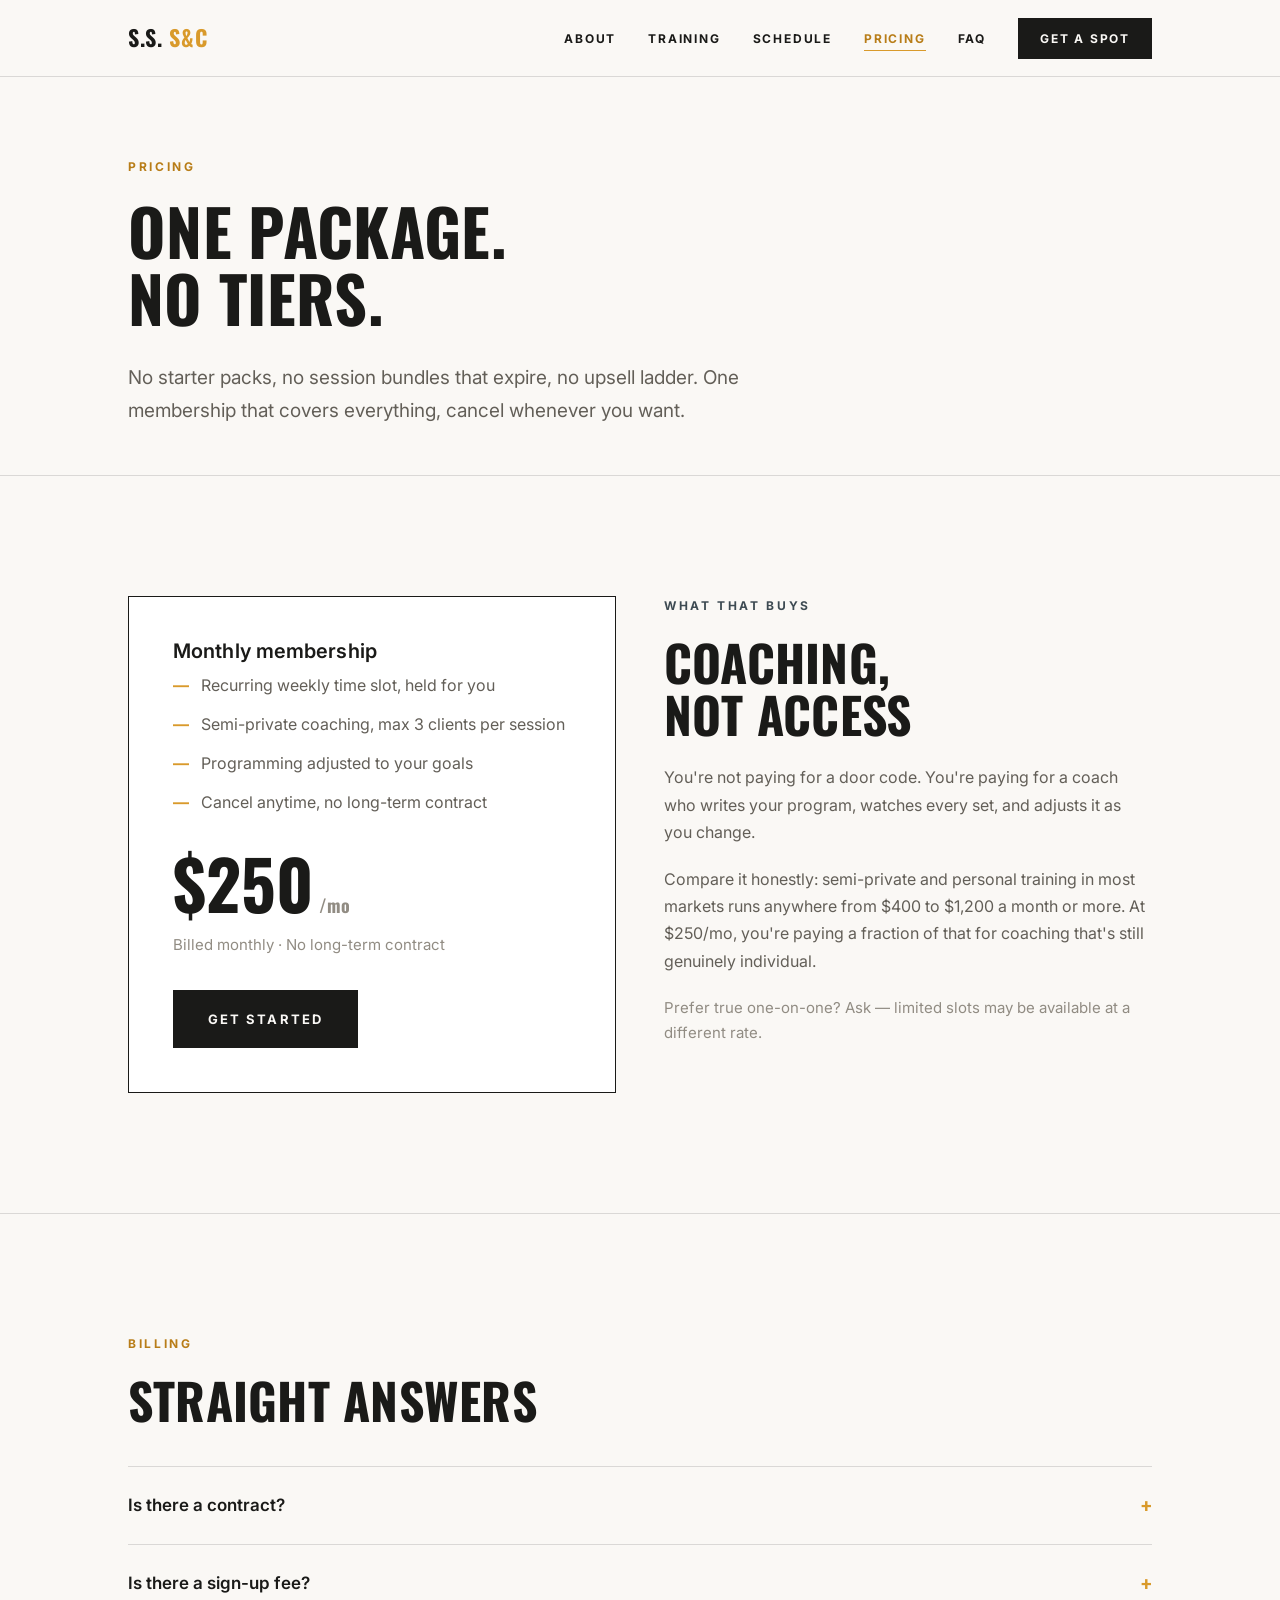
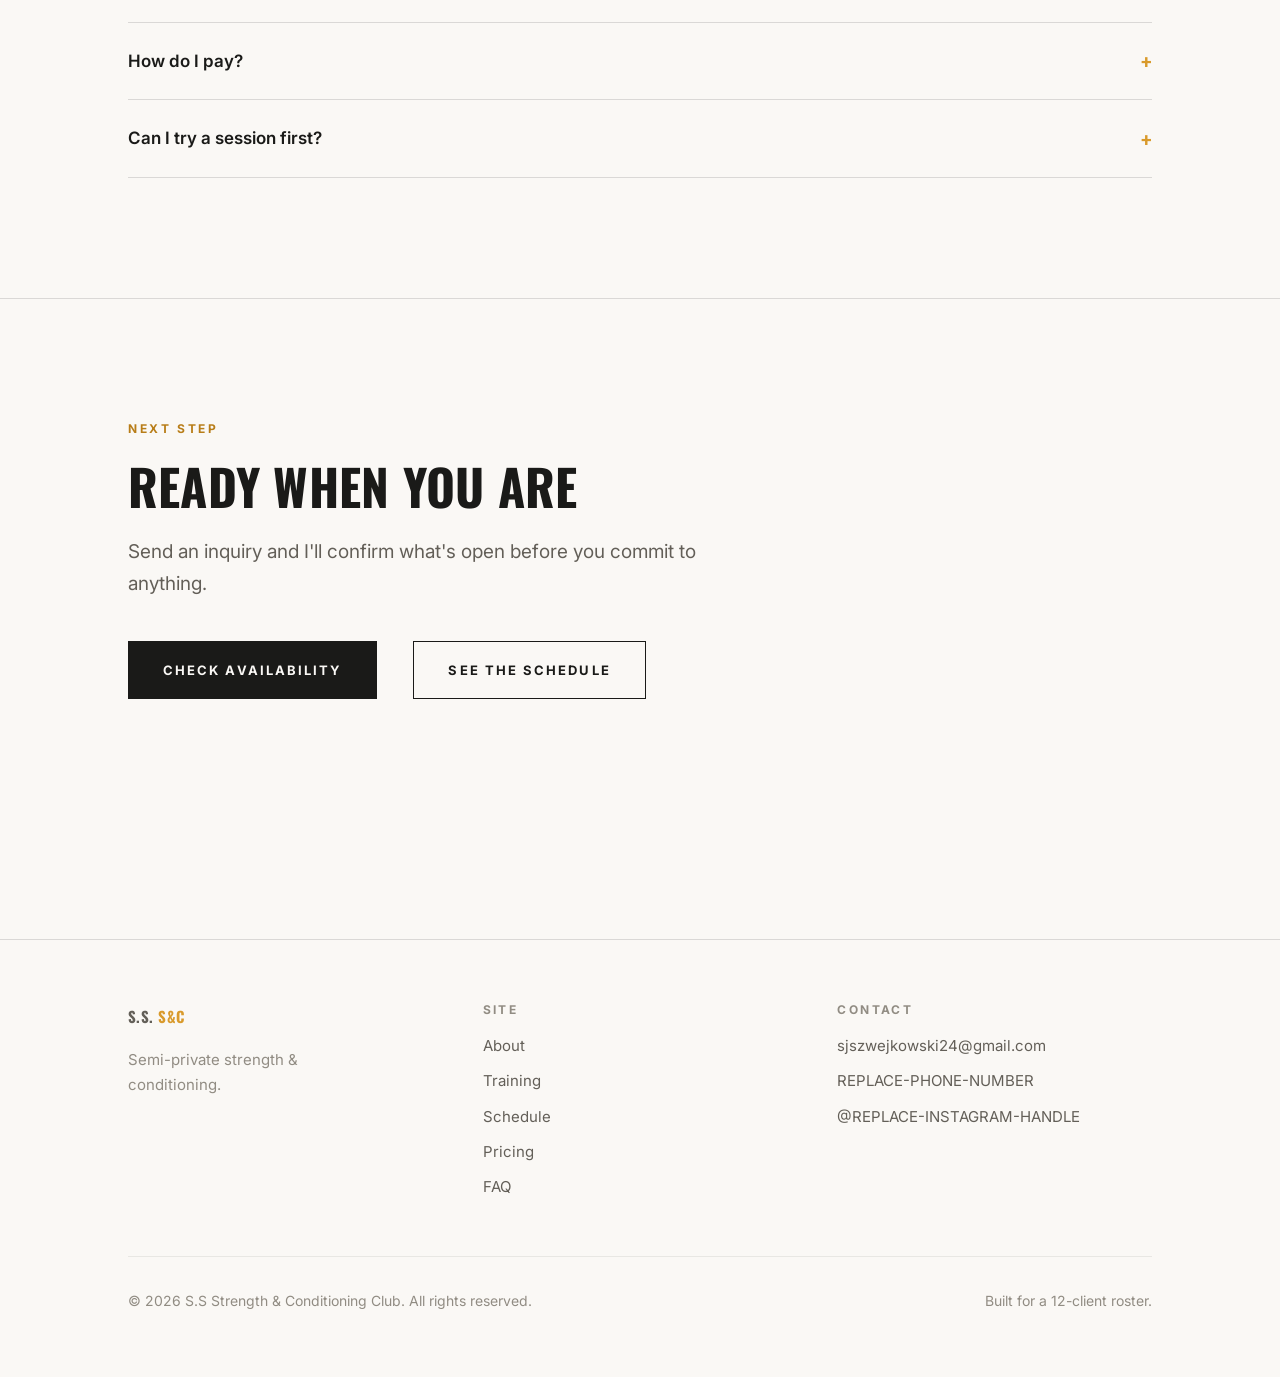
<file: pricing.html>
<!DOCTYPE html>
<html lang="en">
<head>
<meta charset="UTF-8">
<meta name="viewport" content="width=device-width, initial-scale=1">
<title>Pricing — S.S Strength & Conditioning Club</title>
<meta name="description" content="One membership, one price, no tiers. Semi-private coaching with a recurring weekly slot.">
<meta property="og:title" content="Pricing — S.S Strength & Conditioning Club">
<meta property="og:description" content="One membership, one price, no tiers. Semi-private coaching with a recurring weekly slot.">
<meta property="og:type" content="website">
<meta property="og:image" content="/assets/img/og-image.jpg">
<link rel="icon" href="/assets/img/favicon.ico">
<link rel="preconnect" href="https://fonts.googleapis.com">
<link rel="preconnect" href="https://fonts.gstatic.com" crossorigin>
<link href="https://fonts.googleapis.com/css2?family=Oswald:wght@500;700&family=Inter:wght@400;600;700&display=swap" rel="stylesheet">
<link rel="stylesheet" href="/css/styles.css">
<script>document.documentElement.classList.add('js');</script>

</head>
<body>

<a class="skip-link" href="#main">Skip to content</a>

<header class="header">
  <div class="wrap header__inner">
    <a href="/index.html" class="logo" title="S.S Strength &amp; Conditioning Club">S.S.<span> S&amp;C</span></a>

    <nav class="nav" aria-label="Main">
      <ul class="nav__list">
        <li><a class="nav__link" href="/about.html">About</a></li>
        <li><a class="nav__link" href="/training.html">Training</a></li>
        <li><a class="nav__link" href="/schedule.html">Schedule</a></li>
        <li><a class="nav__link" href="/pricing.html">Pricing</a></li>
        <li><a class="nav__link" href="/faq.html">FAQ</a></li>
        <li><a class="nav__cta" href="/contact.html" data-roster-cta>Get a Spot</a></li>
      </ul>
    </nav>

    <button class="nav-toggle" aria-label="Open menu" aria-expanded="false" aria-controls="mobile-nav">
      <svg width="24" height="24" fill="none" stroke="currentColor" stroke-width="1.75" viewBox="0 0 24 24" aria-hidden="true">
        <path stroke-linecap="round" d="M3 6h18M3 12h18M3 18h18"/>
      </svg>
    </button>
  </div>

  <div class="mobile-nav" id="mobile-nav" hidden>
    <div class="wrap">
      <ul class="mobile-nav__list">
        <li><a href="/about.html">About</a></li>
        <li><a href="/training.html">Training</a></li>
        <li><a href="/schedule.html">Schedule</a></li>
        <li><a href="/pricing.html">Pricing</a></li>
        <li><a href="/faq.html">FAQ</a></li>
        <li><a href="/contact.html">Get a Spot</a></li>
      </ul>
    </div>
  </div>
</header>

<main id="main">

  <section class="page-head">
    <div class="wrap">
      <span class="eyebrow">Pricing</span>
      <h1>One Package.<br>No Tiers.</h1>
      <p class="lede">No starter packs, no session bundles that expire, no upsell ladder. One membership that covers everything, cancel whenever you want.</p>
    </div>
  </section>

  <section class="wrap section">
    <div class="grid grid--2 reveal">
      <div class="card card--feature">
        <h3>Monthly membership</h3>
        <ul class="check-list" data-price-includes></ul>
        <div class="price">
          <span class="price__amount" data-price>$250</span>
          <span class="price__period" data-price-period>/mo</span>
        </div>
        <p class="muted" style="margin-top:0.75rem" data-price-note></p>
        <div class="btn-row" style="margin-top:2rem">
          <a class="btn btn--solid" href="/contact.html" data-roster-cta>Get Started</a>
        </div>
      </div>

      <div>
        <span class="eyebrow eyebrow--slate">What That Buys</span>
        <h2>Coaching,<br>Not Access</h2>
        <p>You're not paying for a door code. You're paying for a coach who writes your
           program, watches every set, and adjusts it as you change.</p>
        <p>Compare it honestly: semi-private and personal training in most markets runs
           anywhere from $400 to $1,200 a month or more. At
           <span data-price>$250</span><span data-price-period>/mo</span>, you're paying a
           fraction of that for coaching that's still genuinely individual.</p>
        <p class="muted">Prefer true one-on-one? Ask — limited slots may be available at a
           different rate.</p>
      </div>
    </div>
  </section>

  <hr class="rule">

  <section class="wrap section">
    <div class="reveal">
      <span class="eyebrow">Billing</span>
      <h2>Straight Answers</h2>
    </div>
    <div class="faq reveal" style="margin-top:2.5rem">
      <details class="faq__item">
        <summary class="faq__q">Is there a contract?</summary>
        <div class="faq__a"><p>No. Monthly, cancel anytime.
          <span class="placeholder">[Add notice period if there is one.]</span></p></div>
      </details>
      <details class="faq__item">
        <summary class="faq__q">Is there a sign-up fee?</summary>
        <div class="faq__a"><p><span class="placeholder">[Yes/no + amount.]</span></p></div>
      </details>
      <details class="faq__item">
        <summary class="faq__q">How do I pay?</summary>
        <div class="faq__a"><p><span class="placeholder">[Payment methods — card, Zelle,
          Venmo, whatever he uses.]</span></p></div>
      </details>
      <details class="faq__item">
        <summary class="faq__q">Can I try a session first?</summary>
        <div class="faq__a"><p><span class="placeholder">[Free consult? Paid trial session?
          State it plainly — this is the question that converts.]</span></p></div>
      </details>
    </div>
  </section>

  <hr class="rule">

  <section class="wrap section">
    <div class="reveal" style="max-width:40rem">
      <span class="eyebrow">Next Step</span>
      <h2>Ready When You Are</h2>
      <p class="lede">Send an inquiry and I'll confirm what's open before you commit to anything.</p>
      <div class="btn-row">
        <a class="btn btn--solid" href="/contact.html" data-roster-cta>Check Availability</a>
        <a class="btn btn--outline" href="/schedule.html">See the Schedule</a>
      </div>
    </div>
  </section>

</main>

<footer class="footer">
  <div class="wrap">
    <div class="footer__grid">
      <div class="footer__col">
        <a href="/index.html" class="logo" title="S.S Strength &amp; Conditioning Club">S.S.<span> S&amp;C</span></a>
        <p class="muted" style="margin-top:1rem;max-width:24ch">
          Semi-private strength &amp; conditioning.
        </p>
      </div>
      <div class="footer__col">
        <h4>Site</h4>
        <ul>
          <li><a href="/about.html">About</a></li>
          <li><a href="/training.html">Training</a></li>
          <li><a href="/schedule.html">Schedule</a></li>
          <li><a href="/pricing.html">Pricing</a></li>
          <li><a href="/faq.html">FAQ</a></li>
        </ul>
      </div>
      <div class="footer__col">
        <h4>Contact</h4>
        <ul>
          <li><a href="#" data-email>email</a></li>
          <li><a href="#" data-phone>phone</a></li>
          <li><a href="#" data-instagram>@handle</a></li>
        </ul>
      </div>
    </div>
    <div class="footer__base">
      <span>&copy; <span data-year>2026</span> S.S Strength & Conditioning Club. All rights reserved.</span>
      <span>Built for a <span data-roster-total>12</span>-client roster.</span>
    </div>
  </div>
</footer>

<script src="/js/config.js"></script>
<script src="/js/main.js"></script>
</body>
</html>
</file>
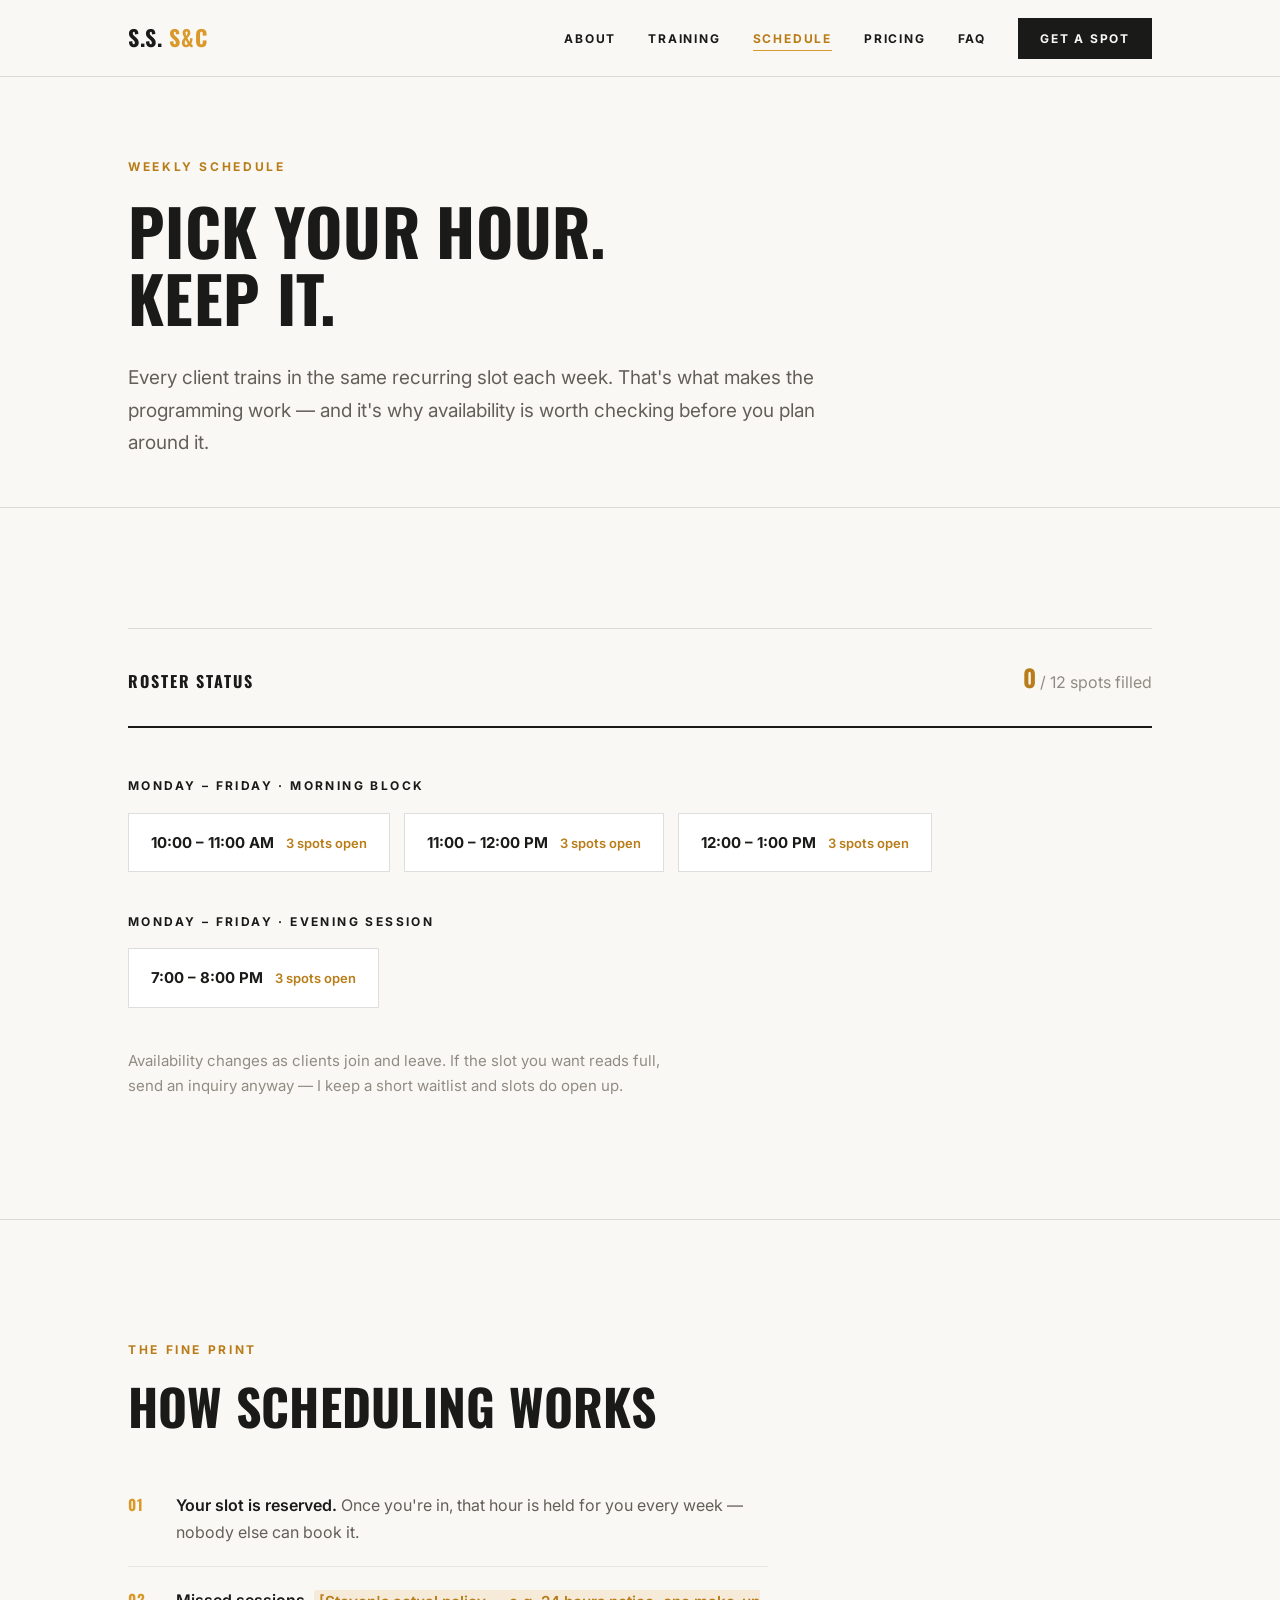
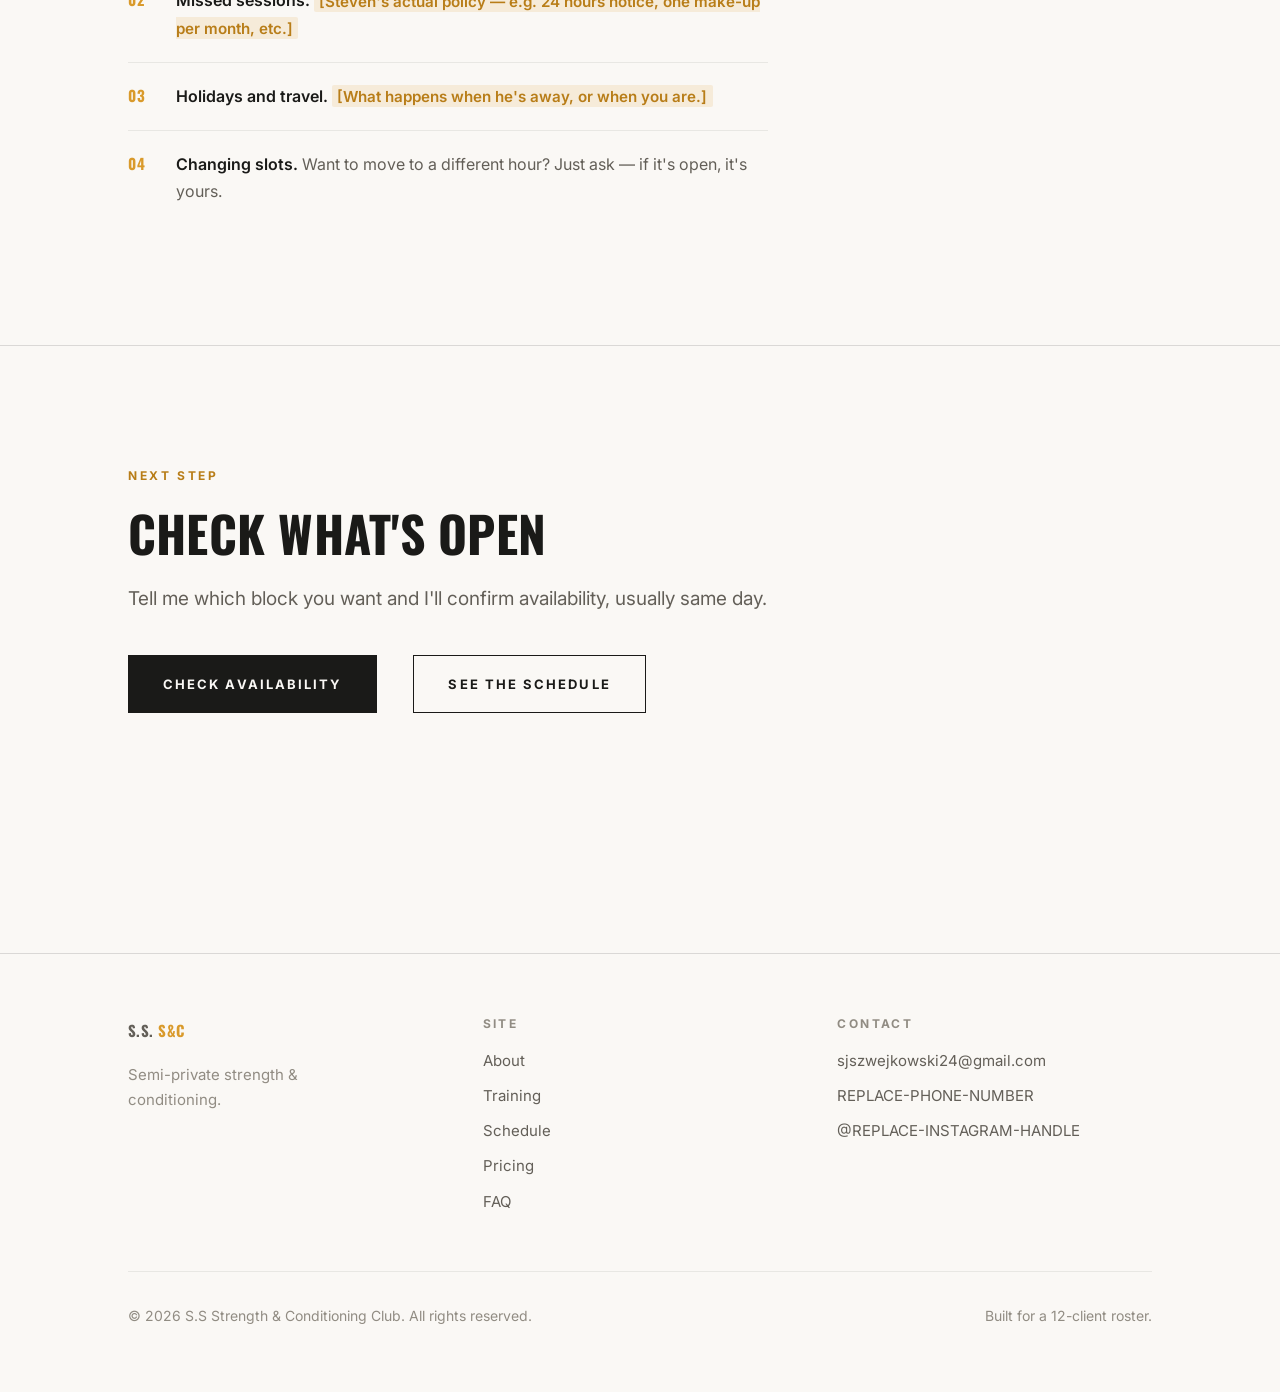
<file: schedule.html>
<!DOCTYPE html>
<html lang="en">
<head>
<meta charset="UTF-8">
<meta name="viewport" content="width=device-width, initial-scale=1">
<title>Schedule — S.S Strength & Conditioning Club</title>
<meta name="description" content="Weekly training times and live spot availability. Three clients per session, Monday through Friday.">
<meta property="og:title" content="Schedule — S.S Strength & Conditioning Club">
<meta property="og:description" content="Weekly training times and live spot availability. Three clients per session, Monday through Friday.">
<meta property="og:type" content="website">
<meta property="og:image" content="/assets/img/og-image.jpg">
<link rel="icon" href="/assets/img/favicon.ico">
<link rel="preconnect" href="https://fonts.googleapis.com">
<link rel="preconnect" href="https://fonts.gstatic.com" crossorigin>
<link href="https://fonts.googleapis.com/css2?family=Oswald:wght@500;700&family=Inter:wght@400;600;700&display=swap" rel="stylesheet">
<link rel="stylesheet" href="/css/styles.css">
<script>document.documentElement.classList.add('js');</script>

</head>
<body>

<a class="skip-link" href="#main">Skip to content</a>

<header class="header">
  <div class="wrap header__inner">
    <a href="/index.html" class="logo" title="S.S Strength &amp; Conditioning Club">S.S.<span> S&amp;C</span></a>

    <nav class="nav" aria-label="Main">
      <ul class="nav__list">
        <li><a class="nav__link" href="/about.html">About</a></li>
        <li><a class="nav__link" href="/training.html">Training</a></li>
        <li><a class="nav__link" href="/schedule.html">Schedule</a></li>
        <li><a class="nav__link" href="/pricing.html">Pricing</a></li>
        <li><a class="nav__link" href="/faq.html">FAQ</a></li>
        <li><a class="nav__cta" href="/contact.html" data-roster-cta>Get a Spot</a></li>
      </ul>
    </nav>

    <button class="nav-toggle" aria-label="Open menu" aria-expanded="false" aria-controls="mobile-nav">
      <svg width="24" height="24" fill="none" stroke="currentColor" stroke-width="1.75" viewBox="0 0 24 24" aria-hidden="true">
        <path stroke-linecap="round" d="M3 6h18M3 12h18M3 18h18"/>
      </svg>
    </button>
  </div>

  <div class="mobile-nav" id="mobile-nav" hidden>
    <div class="wrap">
      <ul class="mobile-nav__list">
        <li><a href="/about.html">About</a></li>
        <li><a href="/training.html">Training</a></li>
        <li><a href="/schedule.html">Schedule</a></li>
        <li><a href="/pricing.html">Pricing</a></li>
        <li><a href="/faq.html">FAQ</a></li>
        <li><a href="/contact.html">Get a Spot</a></li>
      </ul>
    </div>
  </div>
</header>

<main id="main">

  <section class="page-head">
    <div class="wrap">
      <span class="eyebrow">Weekly Schedule</span>
      <h1>Pick Your Hour.<br>Keep It.</h1>
      <p class="lede">Every client trains in the same recurring slot each week. That's what makes the programming work — and it's why availability is worth checking before you plan around it.</p>
    </div>
  </section>

  <section class="wrap section">
    <div class="statbar reveal" style="margin-bottom:3rem">
      <span class="statbar__label">Roster Status</span>
      <span class="statbar__value" data-roster>7 / 12 spots filled</span>
    </div>

    <div data-schedule class="reveal"></div>

    <p class="muted" style="margin-top:2.5rem;max-width:60ch">
      Availability changes as clients join and leave. If the slot you want reads full, send an
      inquiry anyway — I keep a short waitlist and slots do open up.
    </p>
  </section>

  <hr class="rule">

  <section class="wrap section">
    <div class="reveal">
      <span class="eyebrow">The Fine Print</span>
      <h2>How Scheduling Works</h2>
    </div>
    <ol class="numbered reveal" style="margin-top:2.5rem;max-width:64ch">
      <li><strong>Your slot is reserved.</strong> Once you're in, that hour is held for you
          every week — nobody else can book it.</li>
      <li><strong>Missed sessions.</strong>
          <span class="placeholder">[Steven's actual policy — e.g. 24 hours notice, one
          make-up per month, etc.]</span></li>
      <li><strong>Holidays and travel.</strong>
          <span class="placeholder">[What happens when he's away, or when you are.]</span></li>
      <li><strong>Changing slots.</strong> Want to move to a different hour? Just ask —
          if it's open, it's yours.</li>
    </ol>
  </section>

  <hr class="rule">

  <section class="wrap section">
    <div class="reveal" style="max-width:40rem">
      <span class="eyebrow">Next Step</span>
      <h2>Check What's Open</h2>
      <p class="lede">Tell me which block you want and I'll confirm availability, usually same day.</p>
      <div class="btn-row">
        <a class="btn btn--solid" href="/contact.html" data-roster-cta>Check Availability</a>
        <a class="btn btn--outline" href="/schedule.html">See the Schedule</a>
      </div>
    </div>
  </section>

</main>

<footer class="footer">
  <div class="wrap">
    <div class="footer__grid">
      <div class="footer__col">
        <a href="/index.html" class="logo" title="S.S Strength &amp; Conditioning Club">S.S.<span> S&amp;C</span></a>
        <p class="muted" style="margin-top:1rem;max-width:24ch">
          Semi-private strength &amp; conditioning.
        </p>
      </div>
      <div class="footer__col">
        <h4>Site</h4>
        <ul>
          <li><a href="/about.html">About</a></li>
          <li><a href="/training.html">Training</a></li>
          <li><a href="/schedule.html">Schedule</a></li>
          <li><a href="/pricing.html">Pricing</a></li>
          <li><a href="/faq.html">FAQ</a></li>
        </ul>
      </div>
      <div class="footer__col">
        <h4>Contact</h4>
        <ul>
          <li><a href="#" data-email>email</a></li>
          <li><a href="#" data-phone>phone</a></li>
          <li><a href="#" data-instagram>@handle</a></li>
        </ul>
      </div>
    </div>
    <div class="footer__base">
      <span>&copy; <span data-year>2026</span> S.S Strength & Conditioning Club. All rights reserved.</span>
      <span>Built for a <span data-roster-total>12</span>-client roster.</span>
    </div>
  </div>
</footer>

<script src="/js/config.js"></script>
<script src="/js/main.js"></script>
</body>
</html>
</file>
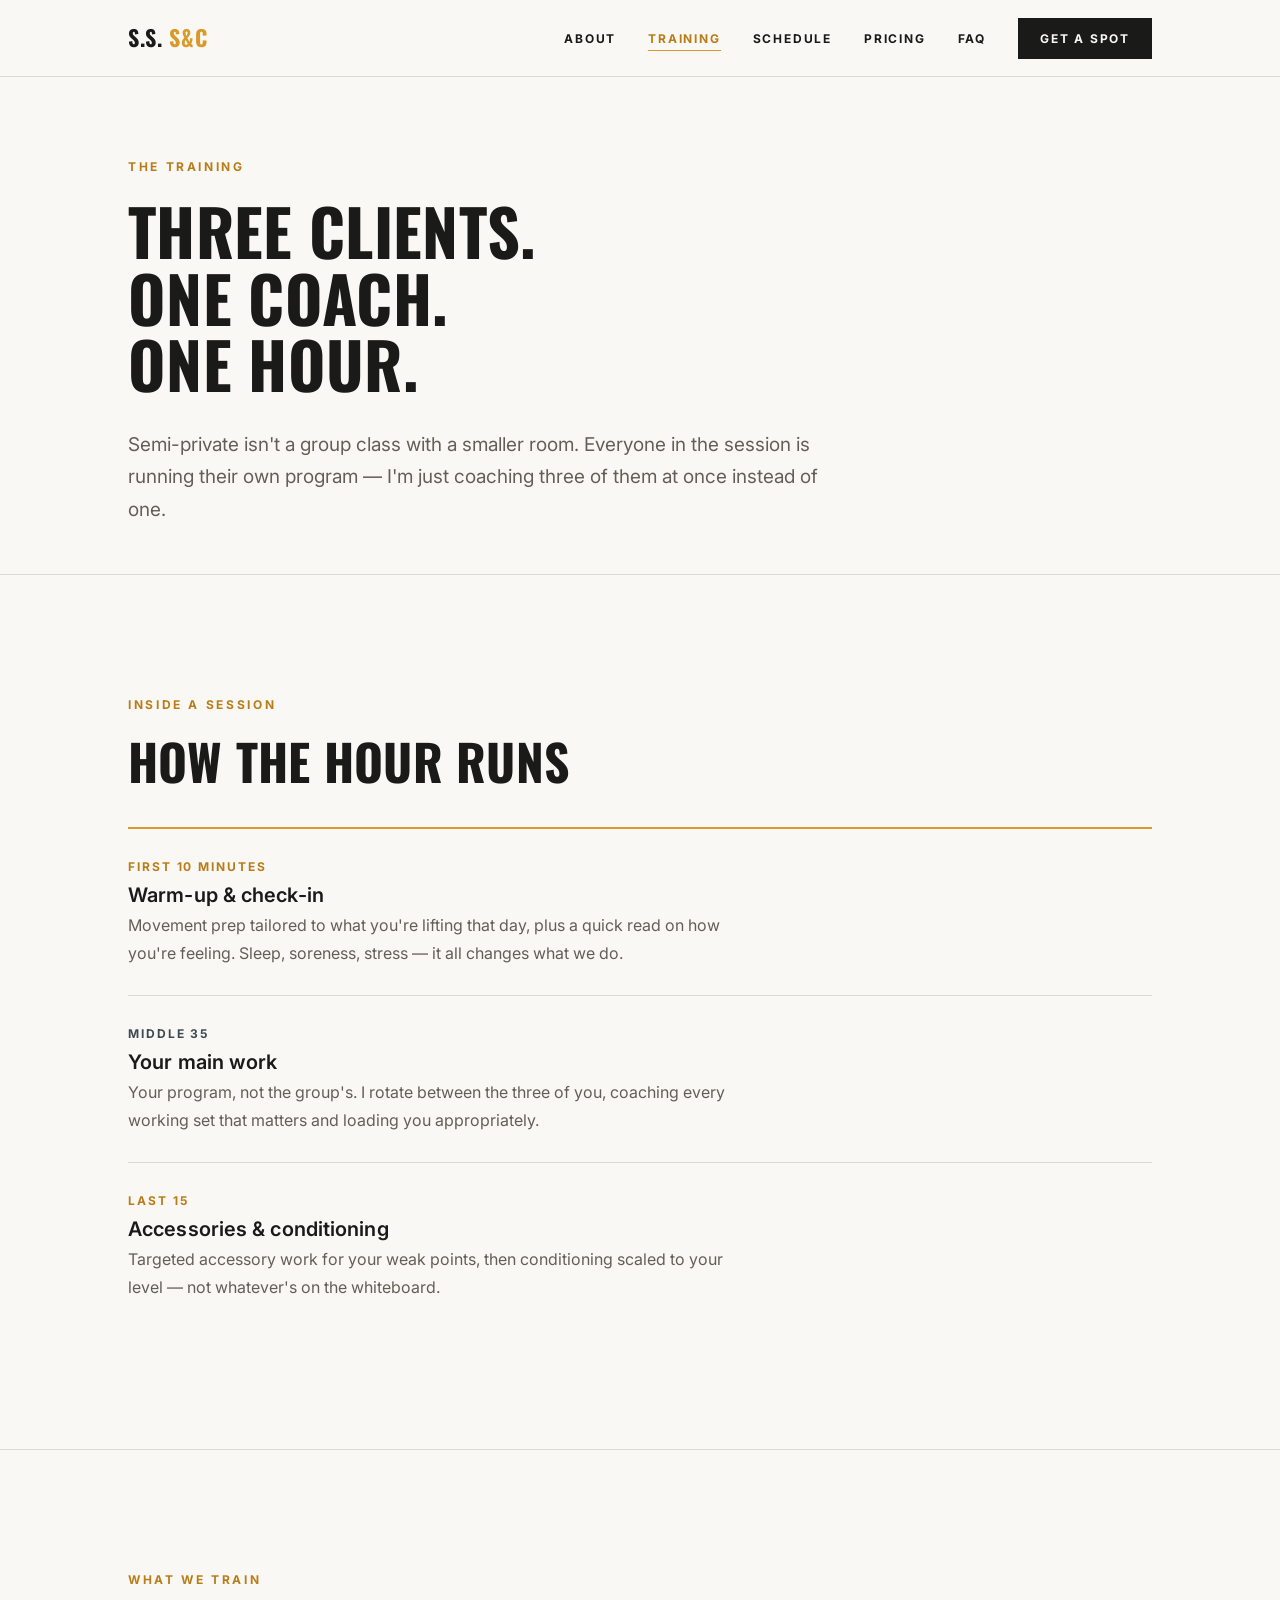
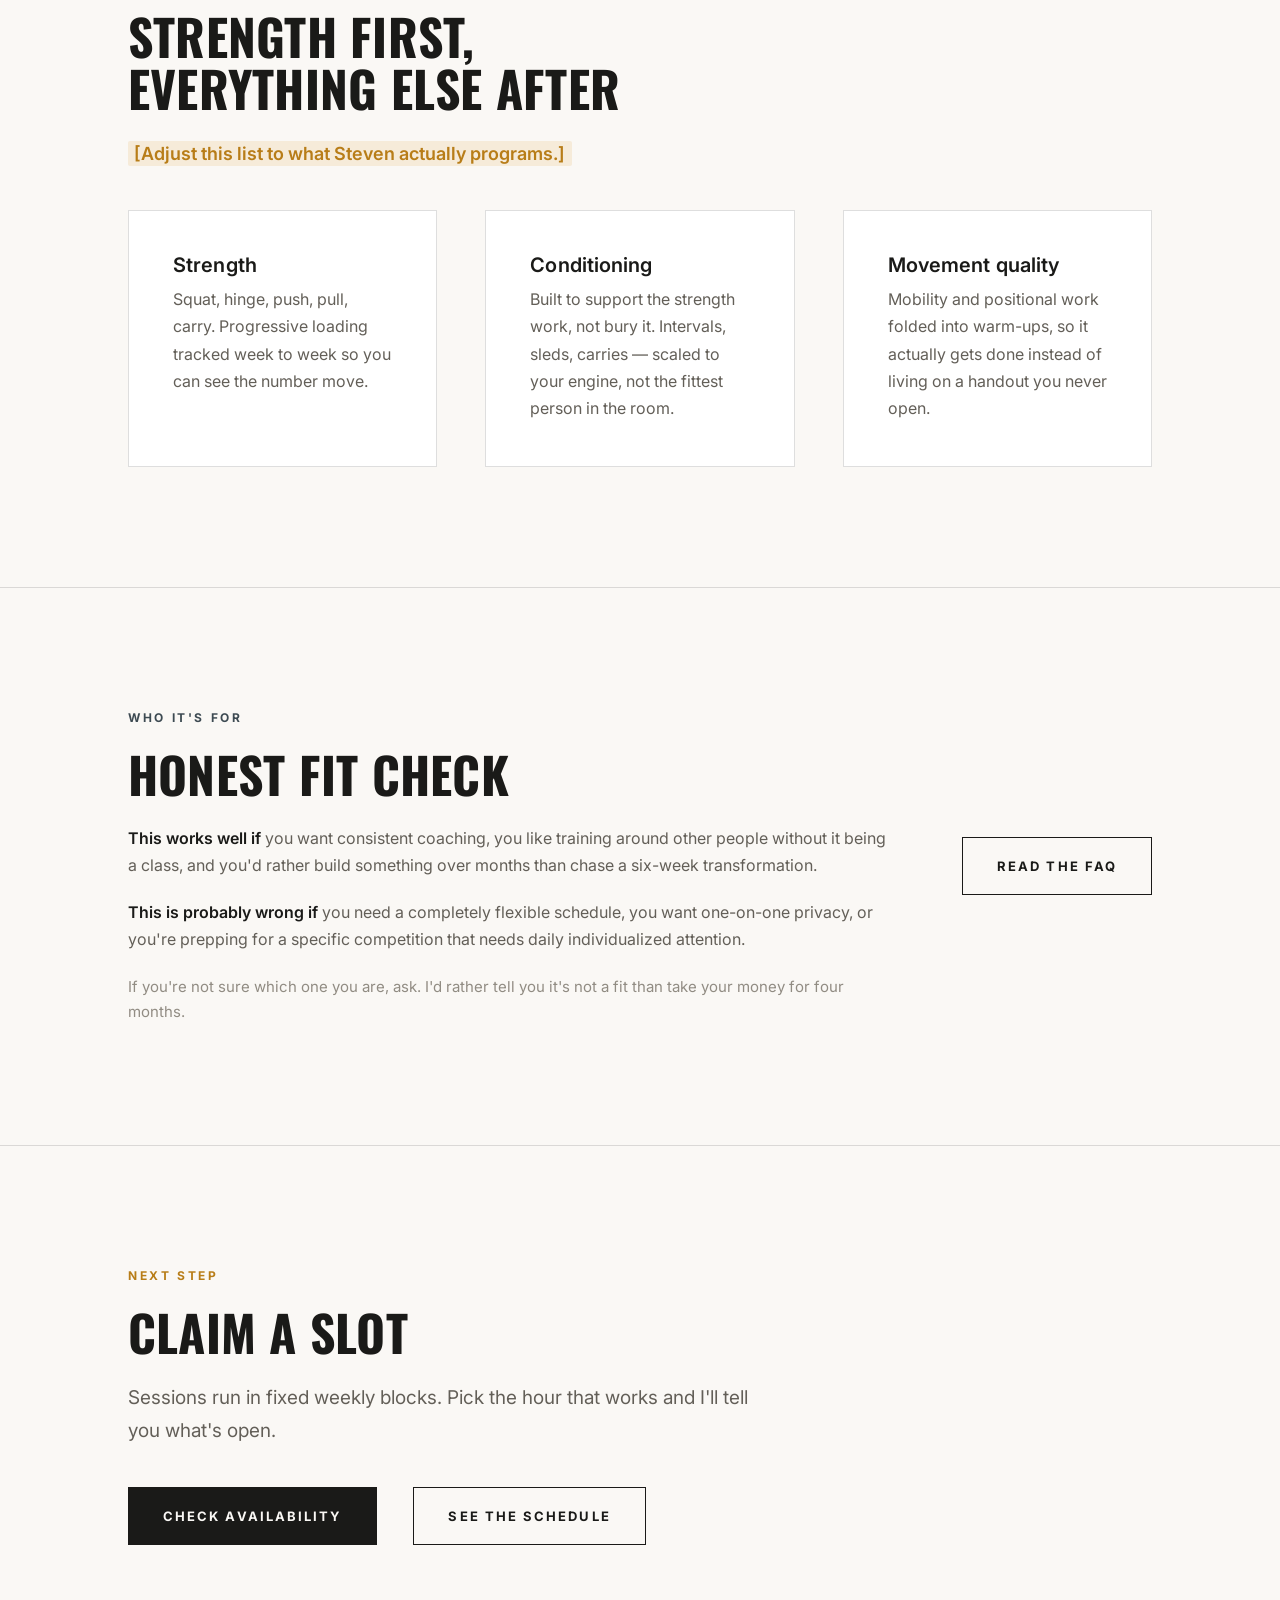
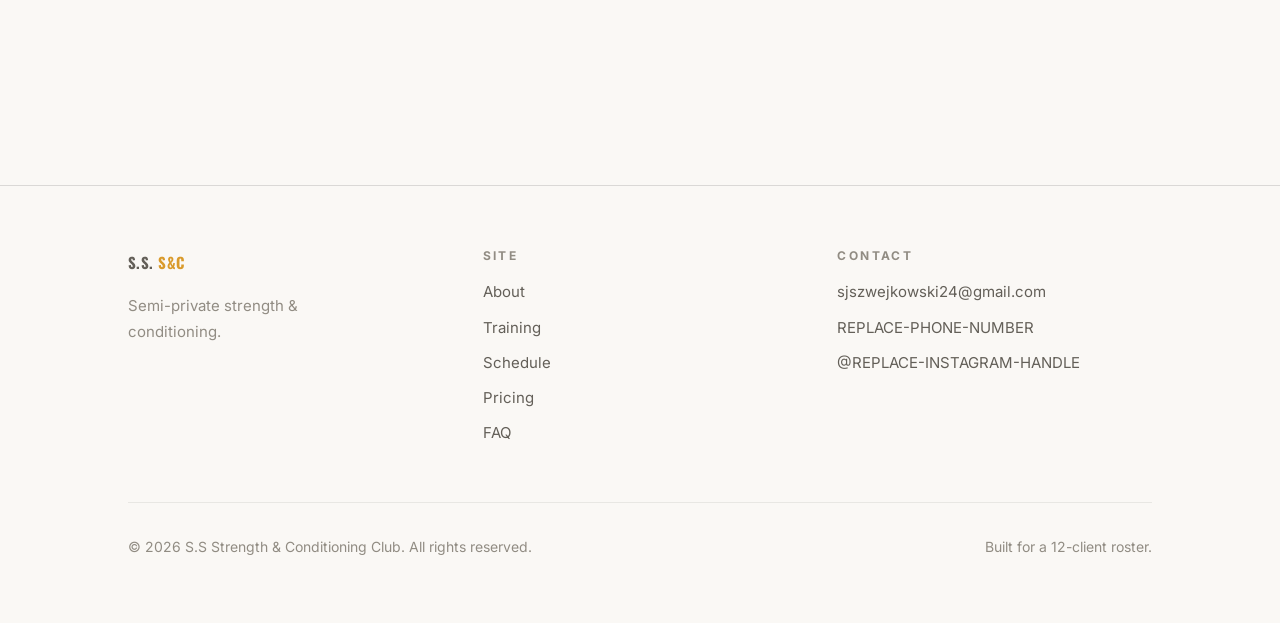
<file: training.html>
<!DOCTYPE html>
<html lang="en">
<head>
<meta charset="UTF-8">
<meta name="viewport" content="width=device-width, initial-scale=1">
<title>Training — S.S Strength & Conditioning Club</title>
<meta name="description" content="What a semi-private session actually looks like: three clients, one coach, individual programming, one hour.">
<meta property="og:title" content="Training — S.S Strength & Conditioning Club">
<meta property="og:description" content="What a semi-private session actually looks like: three clients, one coach, individual programming, one hour.">
<meta property="og:type" content="website">
<meta property="og:image" content="/assets/img/og-image.jpg">
<link rel="icon" href="/assets/img/favicon.ico">
<link rel="preconnect" href="https://fonts.googleapis.com">
<link rel="preconnect" href="https://fonts.gstatic.com" crossorigin>
<link href="https://fonts.googleapis.com/css2?family=Oswald:wght@500;700&family=Inter:wght@400;600;700&display=swap" rel="stylesheet">
<link rel="stylesheet" href="/css/styles.css">
<script>document.documentElement.classList.add('js');</script>

</head>
<body>

<a class="skip-link" href="#main">Skip to content</a>

<header class="header">
  <div class="wrap header__inner">
    <a href="/index.html" class="logo" title="S.S Strength &amp; Conditioning Club">S.S.<span> S&amp;C</span></a>

    <nav class="nav" aria-label="Main">
      <ul class="nav__list">
        <li><a class="nav__link" href="/about.html">About</a></li>
        <li><a class="nav__link" href="/training.html">Training</a></li>
        <li><a class="nav__link" href="/schedule.html">Schedule</a></li>
        <li><a class="nav__link" href="/pricing.html">Pricing</a></li>
        <li><a class="nav__link" href="/faq.html">FAQ</a></li>
        <li><a class="nav__cta" href="/contact.html" data-roster-cta>Get a Spot</a></li>
      </ul>
    </nav>

    <button class="nav-toggle" aria-label="Open menu" aria-expanded="false" aria-controls="mobile-nav">
      <svg width="24" height="24" fill="none" stroke="currentColor" stroke-width="1.75" viewBox="0 0 24 24" aria-hidden="true">
        <path stroke-linecap="round" d="M3 6h18M3 12h18M3 18h18"/>
      </svg>
    </button>
  </div>

  <div class="mobile-nav" id="mobile-nav" hidden>
    <div class="wrap">
      <ul class="mobile-nav__list">
        <li><a href="/about.html">About</a></li>
        <li><a href="/training.html">Training</a></li>
        <li><a href="/schedule.html">Schedule</a></li>
        <li><a href="/pricing.html">Pricing</a></li>
        <li><a href="/faq.html">FAQ</a></li>
        <li><a href="/contact.html">Get a Spot</a></li>
      </ul>
    </div>
  </div>
</header>

<main id="main">

  <section class="page-head">
    <div class="wrap">
      <span class="eyebrow">The Training</span>
      <h1>Three Clients.<br>One Coach.<br>One Hour.</h1>
      <p class="lede">Semi-private isn't a group class with a smaller room. Everyone in the session is running their own program — I'm just coaching three of them at once instead of one.</p>
    </div>
  </section>

  <section class="wrap section">
    <div class="reveal">
      <span class="eyebrow">Inside a Session</span>
      <h2>How the Hour Runs</h2>
    </div>
    <div class="steps reveal" style="margin-top:2.5rem">
      <div class="step">
        <p class="step__tag">First 10 minutes</p>
        <h3>Warm-up &amp; check-in</h3>
        <p>Movement prep tailored to what you're lifting that day, plus a quick read on how
           you're feeling. Sleep, soreness, stress — it all changes what we do.</p>
      </div>
      <div class="step">
        <p class="step__tag">Middle 35</p>
        <h3>Your main work</h3>
        <p>Your program, not the group's. I rotate between the three of you, coaching every
           working set that matters and loading you appropriately.</p>
      </div>
      <div class="step">
        <p class="step__tag">Last 15</p>
        <h3>Accessories &amp; conditioning</h3>
        <p>Targeted accessory work for your weak points, then conditioning scaled to your
           level — not whatever's on the whiteboard.</p>
      </div>
    </div>
  </section>

  <hr class="rule">

  <section class="wrap section">
    <div class="reveal">
      <span class="eyebrow">What We Train</span>
      <h2>Strength First,<br>Everything Else After</h2>
      <p class="lede">
        <span class="placeholder">[Adjust this list to what Steven actually programs.]</span>
      </p>
    </div>
    <div class="grid grid--3 reveal" style="margin-top:2.5rem">
      <div class="card">
        <h3>Strength</h3>
        <p>Squat, hinge, push, pull, carry. Progressive loading tracked week to week so you
           can see the number move.</p>
      </div>
      <div class="card">
        <h3>Conditioning</h3>
        <p>Built to support the strength work, not bury it. Intervals, sleds, carries — scaled
           to your engine, not the fittest person in the room.</p>
      </div>
      <div class="card">
        <h3>Movement quality</h3>
        <p>Mobility and positional work folded into warm-ups, so it actually gets done instead
           of living on a handout you never open.</p>
      </div>
    </div>
  </section>

  <hr class="rule">

  <section class="wrap section">
    <div class="split reveal">
      <div>
        <span class="eyebrow eyebrow--slate">Who It's For</span>
        <h2>Honest Fit Check</h2>
        <p><strong>This works well if</strong> you want consistent coaching, you like training
           around other people without it being a class, and you'd rather build something over
           months than chase a six-week transformation.</p>
        <p><strong>This is probably wrong if</strong> you need a completely flexible schedule,
           you want one-on-one privacy, or you're prepping for a specific competition that
           needs daily individualized attention.</p>
        <p class="muted">If you're not sure which one you are, ask. I'd rather tell you it's
           not a fit than take your money for four months.</p>
      </div>
      <a class="btn btn--outline" href="/faq.html">Read the FAQ</a>
    </div>
  </section>

  <hr class="rule">

  <section class="wrap section">
    <div class="reveal" style="max-width:40rem">
      <span class="eyebrow">Next Step</span>
      <h2>Claim a Slot</h2>
      <p class="lede">Sessions run in fixed weekly blocks. Pick the hour that works and I'll tell you what's open.</p>
      <div class="btn-row">
        <a class="btn btn--solid" href="/contact.html" data-roster-cta>Check Availability</a>
        <a class="btn btn--outline" href="/schedule.html">See the Schedule</a>
      </div>
    </div>
  </section>

</main>

<footer class="footer">
  <div class="wrap">
    <div class="footer__grid">
      <div class="footer__col">
        <a href="/index.html" class="logo" title="S.S Strength &amp; Conditioning Club">S.S.<span> S&amp;C</span></a>
        <p class="muted" style="margin-top:1rem;max-width:24ch">
          Semi-private strength &amp; conditioning.
        </p>
      </div>
      <div class="footer__col">
        <h4>Site</h4>
        <ul>
          <li><a href="/about.html">About</a></li>
          <li><a href="/training.html">Training</a></li>
          <li><a href="/schedule.html">Schedule</a></li>
          <li><a href="/pricing.html">Pricing</a></li>
          <li><a href="/faq.html">FAQ</a></li>
        </ul>
      </div>
      <div class="footer__col">
        <h4>Contact</h4>
        <ul>
          <li><a href="#" data-email>email</a></li>
          <li><a href="#" data-phone>phone</a></li>
          <li><a href="#" data-instagram>@handle</a></li>
        </ul>
      </div>
    </div>
    <div class="footer__base">
      <span>&copy; <span data-year>2026</span> S.S Strength & Conditioning Club. All rights reserved.</span>
      <span>Built for a <span data-roster-total>12</span>-client roster.</span>
    </div>
  </div>
</footer>

<script src="/js/config.js"></script>
<script src="/js/main.js"></script>
</body>
</html>
</file>
<file: css/styles.css>
/* ============================================================================
   STEVENS FITNESS — Design System
   Palette: Ink + Amber
   Edit the tokens below to re-skin the entire site.
   ========================================================================= */

:root {
  /* --- Color ------------------------------------------------------------ */
  --base:       #FAF8F5;   /* page background (warm off-white)              */
  --surface:    #FFFFFF;   /* cards, raised panels                          */
  --ink:        #1A1A18;   /* headings, near-black                          */
  --ink-soft:   #635F58;   /* body copy                                     */
  --ink-mute:   #918C83;   /* captions, meta, disabled                      */
  --amber:      #D99A2B;   /* primary accent                                */
  --amber-deep: #B87D18;   /* accent hover / text-on-light contrast          */
  --slate:      #3D4A52;   /* secondary accent                              */
  --rule:       rgba(26, 26, 24, 0.14);  /* hairline dividers               */
  --rule-soft:  rgba(26, 26, 24, 0.08);

  /* --- Type ------------------------------------------------------------- */
  --font-display: 'Oswald', 'Haettenschweiler', 'Arial Narrow', sans-serif;
  --font-body:    'Inter', -apple-system, BlinkMacSystemFont, 'Segoe UI', sans-serif;

  /* --- Layout ----------------------------------------------------------- */
  --wrap:     1120px;
  --gutter:   clamp(1.25rem, 5vw, 3rem);
  --section:  clamp(4rem, 10vw, 7.5rem);   /* vertical section rhythm       */
  --header-h: 76px;
}

/* ============================================================================
   RESET
   ========================================================================= */

*, *::before, *::after { box-sizing: border-box; }

html {
  -webkit-text-size-adjust: 100%;
  scroll-behavior: smooth;
  scroll-padding-top: calc(var(--header-h) + 1rem);
}

body {
  margin: 0;
  background: var(--base);
  color: var(--ink-soft);
  font-family: var(--font-body);
  font-size: 1rem;
  line-height: 1.7;
  -webkit-font-smoothing: antialiased;
  overflow-x: hidden;
}

img, svg { max-width: 100%; display: block; }
button, input, select, textarea { font: inherit; color: inherit; }

@media (prefers-reduced-motion: reduce) {
  html { scroll-behavior: auto; }
  *, *::before, *::after {
    animation-duration: 0.01ms !important;
    transition-duration: 0.01ms !important;
  }
}

/* ============================================================================
   TYPOGRAPHY
   ========================================================================= */

h1, h2, h3, h4 {
  font-family: var(--font-display);
  font-weight: 700;
  text-transform: uppercase;
  color: var(--ink);
  line-height: 1.04;
  letter-spacing: 0.005em;
  margin: 0 0 0.5em;
}

h1 { font-size: clamp(2.75rem, 8vw, 5.25rem); }
h2 { font-size: clamp(1.9rem, 4.6vw, 3.1rem); }
h3 { font-size: clamp(1.2rem, 2.4vw, 1.6rem); }
h4 { font-size: 1.0625rem; letter-spacing: 0.02em; }

p { margin: 0 0 1.25rem; }
p:last-child { margin-bottom: 0; }

a { color: var(--amber-deep); text-decoration: none; transition: color 0.2s ease; }
a:hover { color: var(--ink); }

strong { color: var(--ink); font-weight: 600; }

/* Small wide-tracked label above every section heading */
.eyebrow {
  display: block;
  font-family: var(--font-body);
  font-size: 0.75rem;
  font-weight: 700;
  text-transform: uppercase;
  letter-spacing: 0.22em;
  color: var(--amber-deep);
  margin-bottom: 1.25rem;
}
.eyebrow--slate { color: var(--slate); }

.lede {
  font-size: clamp(1.0625rem, 1.6vw, 1.1875rem);
  max-width: 60ch;
}

.text-amber { color: var(--amber); }
.text-slate { color: var(--slate); }
.text-ink   { color: var(--ink); }
.muted      { color: var(--ink-mute); font-size: 0.9375rem; }

/* ============================================================================
   LAYOUT
   ========================================================================= */

.wrap {
  max-width: var(--wrap);
  margin-inline: auto;
  padding-inline: var(--gutter);
}

.section { padding-block: var(--section); }
.section--tight { padding-block: calc(var(--section) * 0.62); }

.rule {
  border: 0;
  border-top: 1px solid var(--rule);
  margin: 0;
}

.grid { display: grid; gap: clamp(1.5rem, 4vw, 3rem); }
.grid--2 { grid-template-columns: repeat(auto-fit, minmax(280px, 1fr)); }
.grid--3 { grid-template-columns: repeat(auto-fit, minmax(240px, 1fr)); }

.split {
  display: grid;
  gap: clamp(1.5rem, 5vw, 4rem);
  align-items: start;
}
@media (min-width: 860px) {
  .split { grid-template-columns: 1fr auto; align-items: center; }
}

/* ============================================================================
   BUTTONS
   ========================================================================= */

.btn {
  display: inline-block;
  font-family: var(--font-body);
  font-size: 0.8125rem;
  font-weight: 700;
  text-transform: uppercase;
  letter-spacing: 0.16em;
  padding: 1.0625rem 2.125rem;
  border: 1px solid transparent;
  background: none;
  cursor: pointer;
  transition: background-color 0.22s ease, color 0.22s ease, border-color 0.22s ease;
}

.btn--solid {
  background: var(--ink);
  color: var(--base);
  border-color: var(--ink);
}
.btn--solid:hover { background: var(--amber); border-color: var(--amber); color: var(--ink); }

.btn--outline {
  border-color: var(--ink);
  color: var(--ink);
}
.btn--outline:hover { background: var(--ink); color: var(--base); }

.btn--ghost {
  padding-inline: 0;
  color: var(--ink);
  border-bottom: 1px solid var(--rule);
}
.btn--ghost:hover { color: var(--amber-deep); border-bottom-color: var(--amber); }

.btn-row {
  display: flex;
  flex-wrap: wrap;
  align-items: center;
  gap: clamp(1rem, 3vw, 2.25rem);
  margin-top: 2.5rem;
}

/* ============================================================================
   HEADER / NAV
   ========================================================================= */

.header {
  position: sticky;
  top: 0;
  z-index: 100;
  background: var(--base);
  border-bottom: 1px solid var(--rule);
}

.header__inner {
  display: flex;
  align-items: center;
  justify-content: space-between;
  gap: 1.5rem;
  min-height: var(--header-h);
}

.logo {
  font-family: var(--font-display);
  font-size: 1.375rem;
  font-weight: 700;
  text-transform: uppercase;
  letter-spacing: 0.03em;
  color: var(--ink);
  white-space: nowrap;
}
.logo span { color: var(--amber); }
.logo:hover { color: var(--ink); }

.nav { display: none; }
@media (min-width: 940px) { .nav { display: block; } }

.nav__list {
  display: flex;
  align-items: center;
  gap: 2rem;
  list-style: none;
  margin: 0;
  padding: 0;
}

.nav__link {
  font-size: 0.75rem;
  font-weight: 700;
  text-transform: uppercase;
  letter-spacing: 0.15em;
  color: var(--ink);
  padding-block: 0.25rem;
  border-bottom: 1px solid transparent;
}
.nav__link:hover { color: var(--amber-deep); border-bottom-color: var(--amber); }
.nav__link[aria-current="page"] { color: var(--amber-deep); border-bottom-color: var(--amber); }

.nav__cta {
  font-size: 0.75rem;
  font-weight: 700;
  text-transform: uppercase;
  letter-spacing: 0.15em;
  color: var(--base);
  background: var(--ink);
  padding: 0.8125rem 1.375rem;
}
.nav__cta:hover { background: var(--amber); color: var(--ink); }

.nav-toggle {
  display: grid;
  place-items: center;
  width: 44px; height: 44px;
  margin-right: -10px;
  border: 0; background: none; cursor: pointer;
  color: var(--ink);
}
@media (min-width: 940px) { .nav-toggle { display: none; } }

.mobile-nav {
  border-top: 1px solid var(--rule);
  background: var(--base);
}
.mobile-nav[hidden] { display: none; }
.mobile-nav__list { list-style: none; margin: 0; padding: 0.5rem 0 1.5rem; }
.mobile-nav__list a {
  display: block;
  padding: 0.875rem 0;
  font-size: 0.8125rem;
  font-weight: 700;
  text-transform: uppercase;
  letter-spacing: 0.15em;
  color: var(--ink);
  border-bottom: 1px solid var(--rule-soft);
}
.mobile-nav__list a:hover { color: var(--amber-deep); }

/* ============================================================================
   HERO
   ========================================================================= */

.hero {
  position: relative;
  padding-block: clamp(3.5rem, 9vw, 6.5rem);
  overflow: hidden;
}

.hero__deco {
  position: absolute;
  top: 50%;
  right: -12%;
  transform: translateY(-50%);
  width: min(620px, 62vw);
  color: var(--rule);
  pointer-events: none;
  z-index: 0;
}
.hero__inner { position: relative; z-index: 1; max-width: 44rem; }
.hero h1 { margin-bottom: 0.4em; }

/* Page-header for interior pages */
.page-head {
  padding-block: clamp(3rem, 7vw, 5rem) clamp(2rem, 4vw, 3rem);
  border-bottom: 1px solid var(--rule);
}
.page-head h1 { font-size: clamp(2.25rem, 6vw, 4rem); }

/* ============================================================================
   STAT BAR  (roster status)
   ========================================================================= */

.statbar {
  display: flex;
  flex-wrap: wrap;
  align-items: baseline;
  justify-content: space-between;
  gap: 1rem;
  padding-block: 1.75rem;
  border-top: 1px solid var(--rule);
  border-bottom: 2px solid var(--ink);
}
.statbar__label {
  font-family: var(--font-display);
  font-size: 1rem;
  font-weight: 700;
  text-transform: uppercase;
  letter-spacing: 0.12em;
  color: var(--ink);
}
.statbar__value { font-size: 1rem; color: var(--ink-mute); }
.statbar__value b {
  font-family: var(--font-display);
  font-size: 1.5rem;
  color: var(--amber-deep);
  font-weight: 700;
}

/* ============================================================================
   SLOT CHIPS  (schedule)
   ========================================================================= */

.slot-group { margin-bottom: 2.5rem; }
.slot-group:last-child { margin-bottom: 0; }

.slot-group__day {
  font-size: 0.75rem;
  font-weight: 700;
  text-transform: uppercase;
  letter-spacing: 0.2em;
  color: var(--ink);
  margin-bottom: 1rem;
}

.slots { display: flex; flex-wrap: wrap; gap: 0.875rem; }

.slot {
  display: flex;
  align-items: baseline;
  gap: 0.75rem;
  padding: 1rem 1.375rem;
  border: 1px solid var(--rule);
  background: var(--surface);
  transition: border-color 0.2s ease, background-color 0.2s ease, transform 0.15s ease;
  /* Reset anchor defaults — open slots render as <a>, full slots as <div> */
  text-decoration: none;
  color: inherit;
  cursor: default;
}

/* Open slots are clickable links straight into the contact form */
a.slot { cursor: pointer; }
a.slot:hover {
  border-color: var(--amber-deep);
  background: rgba(217, 154, 43, 0.06);
  transform: translateY(-1px);
}
a.slot:active { transform: translateY(0); }
a.slot .slot__spots { color: var(--amber-deep); font-weight: 600; }

.slot__time {
  font-weight: 700;
  color: var(--ink);
  font-size: 0.9375rem;
  white-space: nowrap;
}
.slot__spots { font-size: 0.8125rem; color: var(--ink-mute); white-space: nowrap; }
.slot--full { opacity: 0.55; }
.slot--full .slot__spots { color: var(--slate); font-weight: 600; }

/* ============================================================================
   STEPS  (how it works)
   ========================================================================= */

.steps { border-top: 2px solid var(--amber); }
.step {
  padding: 1.75rem 0;
  border-bottom: 1px solid var(--rule);
}
.step:last-child { border-bottom: 0; }
.step__tag {
  font-size: 0.75rem;
  font-weight: 700;
  text-transform: uppercase;
  letter-spacing: 0.16em;
  color: var(--amber-deep);
  margin-bottom: 0.5rem;
}
.step:nth-child(even) .step__tag { color: var(--slate); }
.step h3 { margin-bottom: 0.4rem; text-transform: none; font-family: var(--font-body); font-weight: 600; font-size: 1.25rem; }
.step p { max-width: 62ch; }

/* ============================================================================
   CARDS
   ========================================================================= */

.card {
  padding: clamp(1.75rem, 4vw, 2.75rem);
  border: 1px solid var(--rule);
  background: var(--surface);
}
.card--outline { background: none; }
.card--feature { border-color: var(--ink); }

.card h3 {
  text-transform: none;
  font-family: var(--font-body);
  font-weight: 600;
  font-size: 1.25rem;
  margin-bottom: 0.625rem;
}

.check-list { list-style: none; margin: 0 0 2rem; padding: 0; }
.check-list li {
  position: relative;
  padding-left: 1.75rem;
  margin-bottom: 0.75rem;
}
.check-list li::before {
  content: "—";
  position: absolute;
  left: 0;
  color: var(--amber);
  font-weight: 700;
}

.price {
  display: flex;
  align-items: baseline;
  gap: 0.375rem;
  font-family: var(--font-display);
  font-weight: 700;
  color: var(--ink);
}
.price__amount { font-size: clamp(3rem, 8vw, 4.25rem); line-height: 1; }
.price__period { font-size: 1.125rem; color: var(--ink-mute); }

/* Numbered feature list */
.numbered { list-style: none; margin: 0; padding: 0; counter-reset: n; }
.numbered li {
  counter-increment: n;
  position: relative;
  padding-left: 3rem;
  padding-block: 1.25rem;
  border-bottom: 1px solid var(--rule-soft);
}
.numbered li:last-child { border-bottom: 0; }
.numbered li::before {
  content: counter(n, decimal-leading-zero);
  position: absolute;
  left: 0; top: 1.25rem;
  font-family: var(--font-display);
  font-weight: 700;
  font-size: 0.9375rem;
  color: var(--amber);
  letter-spacing: 0.05em;
}

/* ============================================================================
   FAQ
   ========================================================================= */

.faq { border-top: 1px solid var(--rule); }
.faq__item { border-bottom: 1px solid var(--rule); }
.faq__q {
  display: flex;
  align-items: center;
  justify-content: space-between;
  gap: 1.5rem;
  width: 100%;
  padding: 1.5rem 0;
  text-align: left;
  cursor: pointer;
  list-style: none;
  font-weight: 600;
  font-size: 1.0625rem;
  color: var(--ink);
}
.faq__q::-webkit-details-marker { display: none; }
.faq__q:hover { color: var(--amber-deep); }
.faq__q::after {
  content: "+";
  flex: none;
  font-family: var(--font-display);
  font-size: 1.5rem;
  line-height: 1;
  color: var(--amber);
  transition: transform 0.25s ease;
}
.faq__item[open] .faq__q::after { transform: rotate(45deg); }
.faq__a { padding-bottom: 1.75rem; max-width: 68ch; }

/* ============================================================================
   FORMS
   ========================================================================= */

.form { max-width: 44rem; }
.field { margin-bottom: 1.75rem; }

.field label {
  display: block;
  font-size: 0.75rem;
  font-weight: 700;
  text-transform: uppercase;
  letter-spacing: 0.16em;
  color: var(--ink);
  margin-bottom: 0.625rem;
}

.field input,
.field select,
.field textarea {
  width: 100%;
  padding: 0.9375rem 1.125rem;
  background: var(--surface);
  border: 1px solid var(--rule);
  color: var(--ink);
  transition: border-color 0.2s ease;
}
.field input:hover,
.field select:hover,
.field textarea:hover { border-color: var(--ink-mute); }
.field input:focus,
.field select:focus,
.field textarea:focus {
  outline: none;
  border-color: var(--amber);
  box-shadow: 0 0 0 3px rgba(217, 154, 43, 0.16);
}
.field textarea { min-height: 8rem; resize: vertical; }
.field ::placeholder { color: var(--ink-mute); opacity: 0.7; }

.form__footer {
  display: flex;
  flex-wrap: wrap;
  align-items: center;
  gap: 1.5rem;
  margin-top: 2.25rem;
}

.form__status {
  margin-top: 1.5rem;
  padding: 1rem 1.25rem;
  border-left: 3px solid var(--amber);
  background: var(--surface);
  font-size: 0.9375rem;
}
.form__status[hidden] { display: none; }

/* ============================================================================
   FOOTER
   ========================================================================= */

.footer {
  border-top: 1px solid var(--rule);
  padding-block: clamp(2.5rem, 6vw, 4rem);
  margin-top: var(--section);
}
.footer__grid {
  display: grid;
  gap: 2.5rem;
  grid-template-columns: repeat(auto-fit, minmax(200px, 1fr));
  margin-bottom: 3rem;
}
.footer__col h4 {
  font-family: var(--font-body);
  font-size: 0.75rem;
  letter-spacing: 0.2em;
  color: var(--ink-mute);
  margin-bottom: 1rem;
}
.footer__col ul { list-style: none; margin: 0; padding: 0; }
.footer__col li { margin-bottom: 0.5rem; }
.footer__col a { color: var(--ink-soft); font-size: 0.9375rem; }
.footer__col a:hover { color: var(--amber-deep); }

.footer__base {
  display: flex;
  flex-wrap: wrap;
  gap: 1rem;
  justify-content: space-between;
  padding-top: 2rem;
  border-top: 1px solid var(--rule-soft);
  font-size: 0.875rem;
  color: var(--ink-mute);
}

/* ============================================================================
   UTILITIES
   ========================================================================= */

/* Scroll reveal is progressive enhancement: content is only hidden once we know
   JavaScript is running (the .js class is set by an inline script in <head>).
   Without JS — or if the script fails — everything renders normally. */
.js .reveal {
  opacity: 0;
  transform: translateY(20px);
  transition: opacity 0.65s ease, transform 0.65s ease;
}
.js .reveal.is-visible { opacity: 1; transform: none; }

.skip-link {
  position: absolute;
  left: -9999px;
  top: 0;
  background: var(--ink);
  color: var(--base);
  padding: 0.75rem 1.25rem;
  z-index: 200;
}
.skip-link:focus { left: 0; color: var(--base); }

:where(a, button, input, select, textarea, summary):focus-visible {
  outline: 2px solid var(--amber);
  outline-offset: 3px;
}

.placeholder {
  background: rgba(217, 154, 43, 0.14);
  padding: 0.1em 0.35em;
  border-radius: 2px;
  color: var(--amber-deep);
  font-weight: 600;
  font-size: 0.95em;
}
</file>
